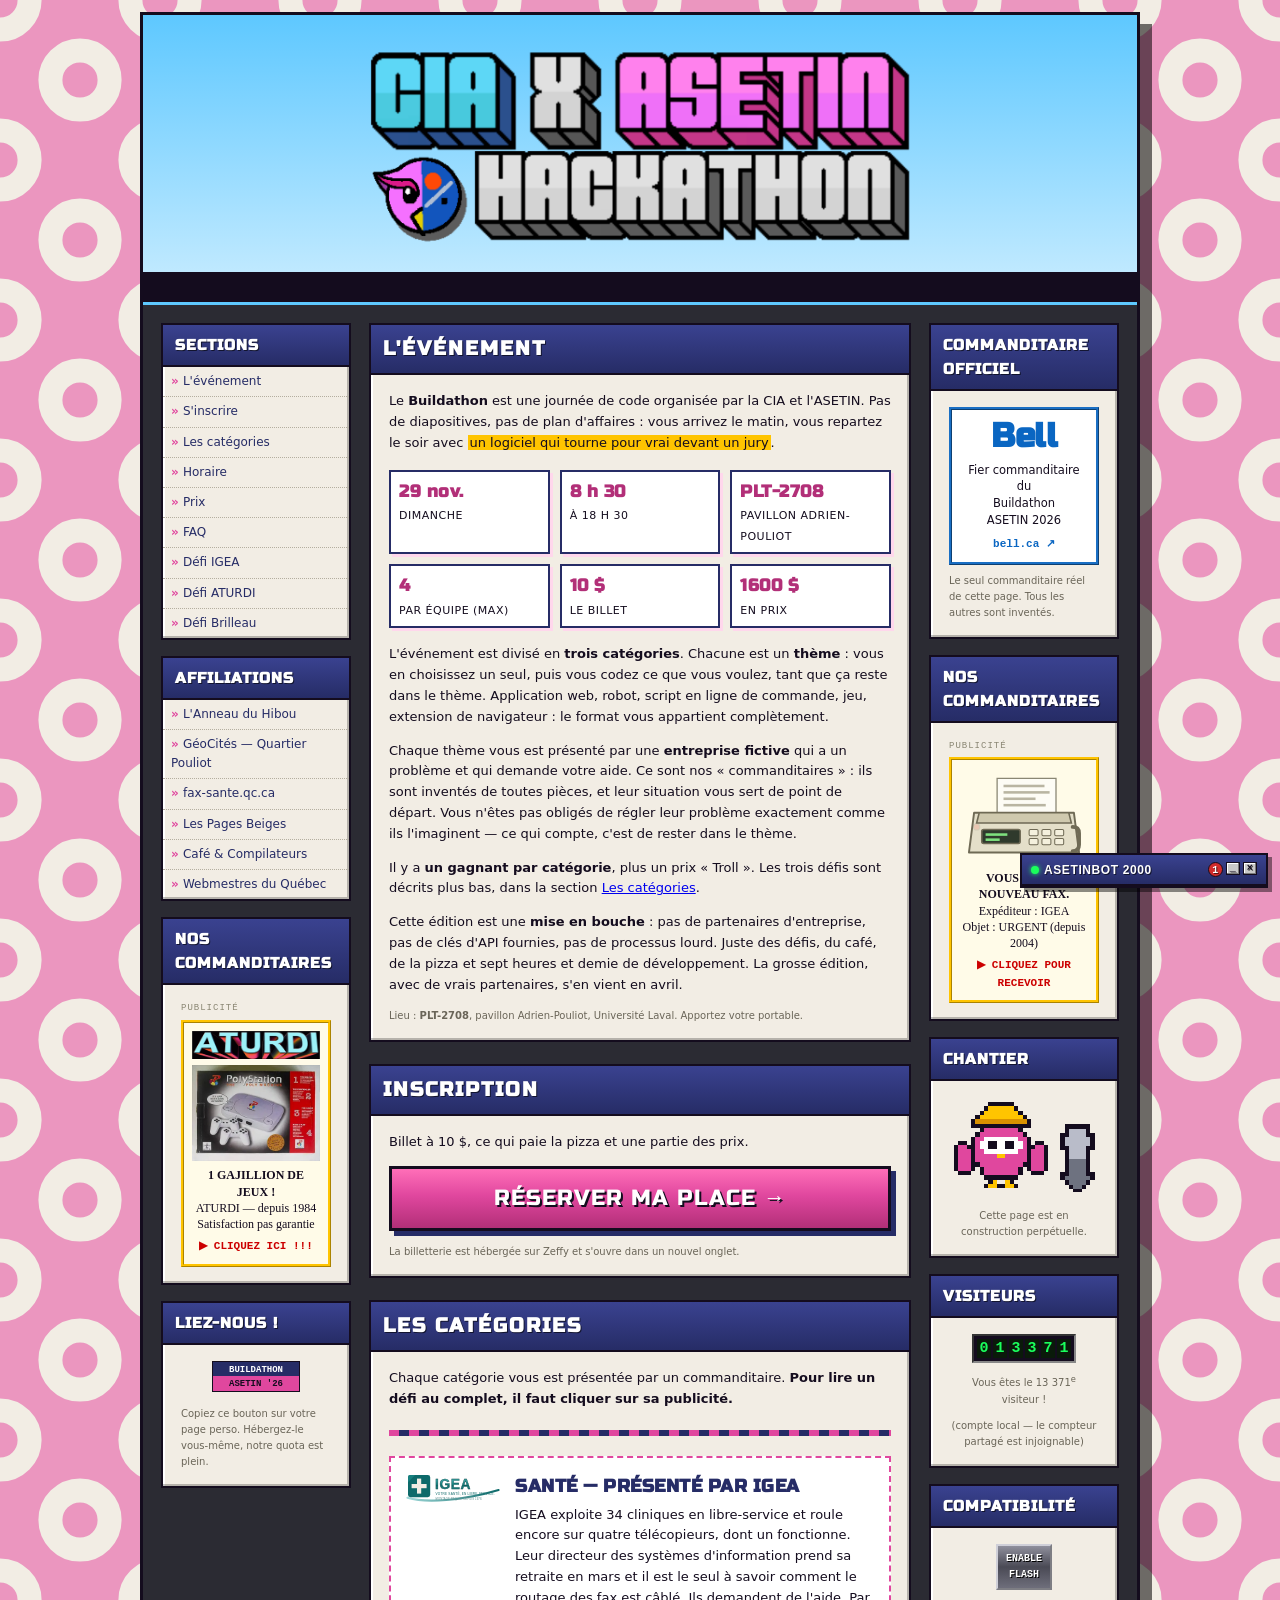
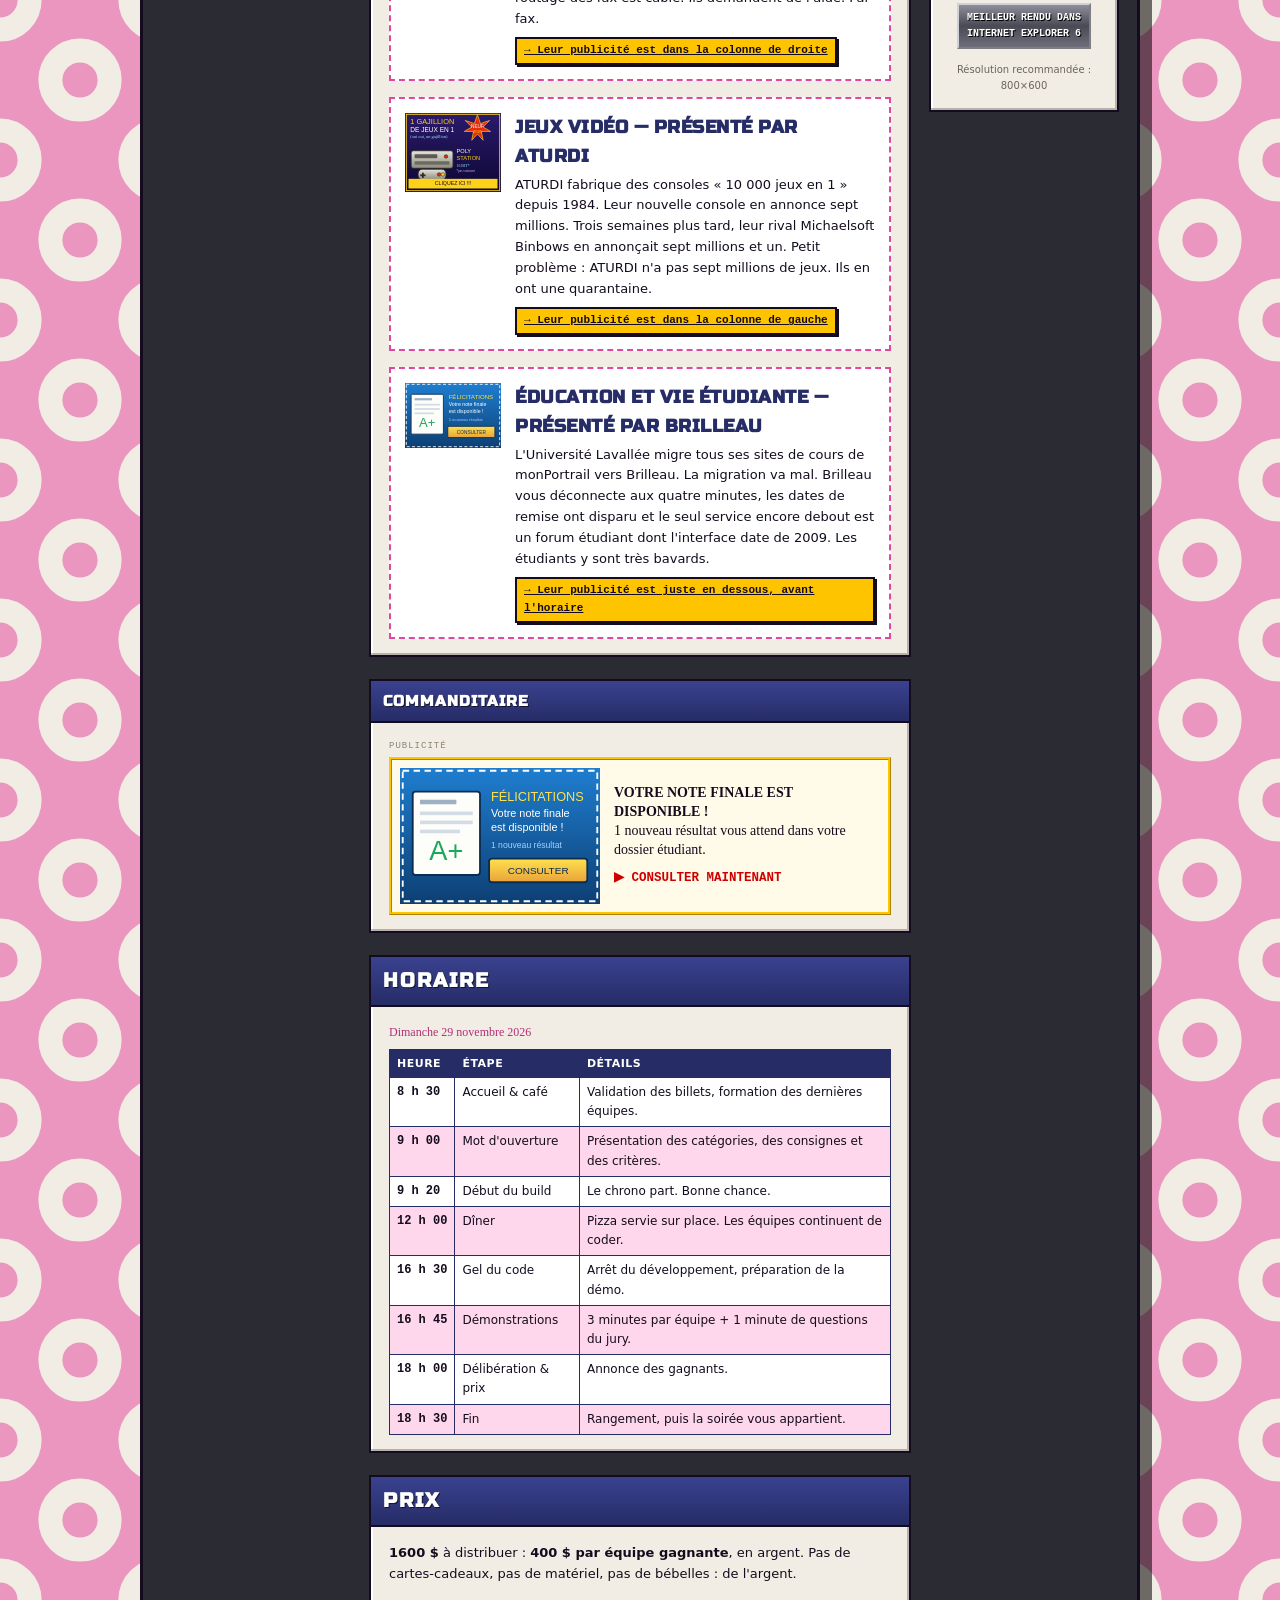
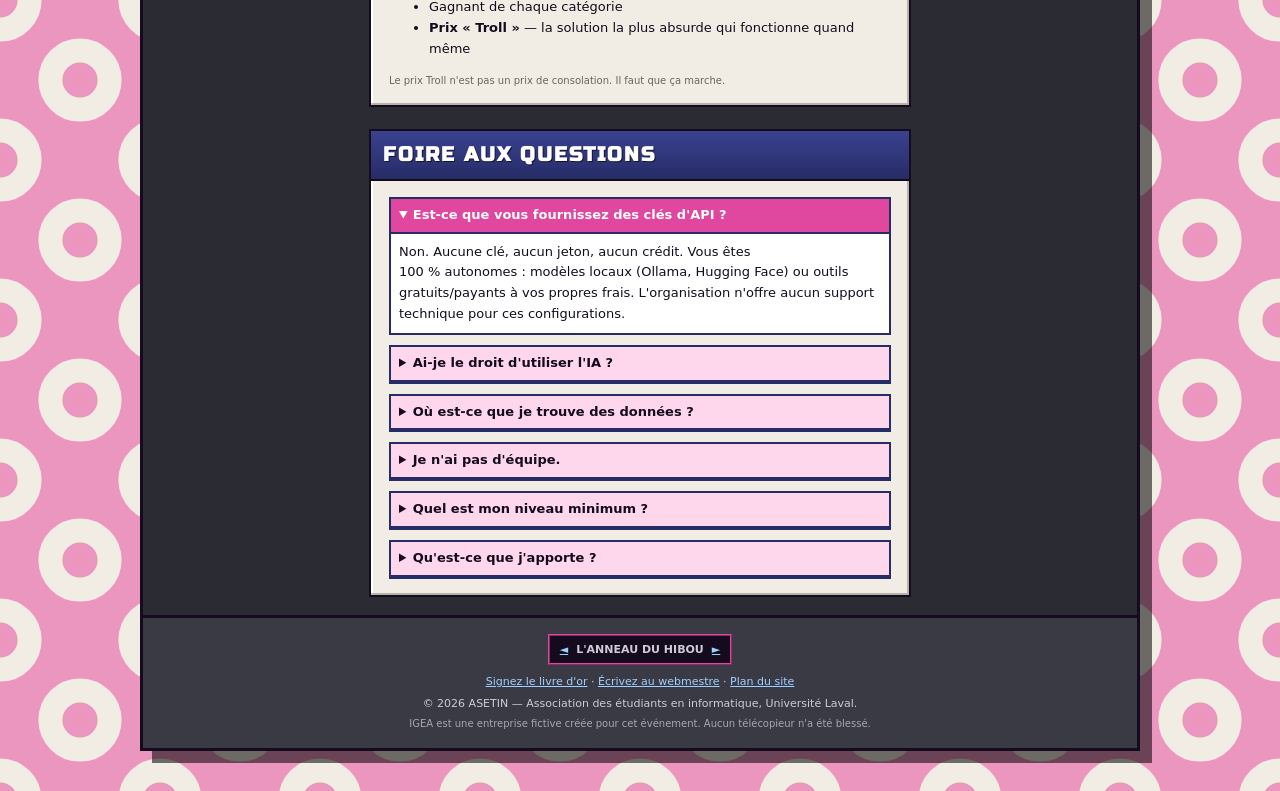
<file: index.html>
<!DOCTYPE html>
<html lang="fr-CA">
<head>
<meta charset="utf-8">
<meta name="viewport" content="width=device-width, initial-scale=1">
<title>BUILDATHON ASETIN '26 — 29 novembre</title>
<meta name="description" content="Buildathon de l'ASETIN — une journée, une équipe de 4 max, un logiciel qui marche. 29 novembre 2026, Université Laval.">
<link rel="stylesheet" href="https://fonts.googleapis.com/css2?family=Russo+One&display=swap">
<link rel="stylesheet" href="assets/css/retro.css">
<link rel="stylesheet" href="assets/css/clavardage.css">
<link rel="icon" href="assets/img/bouton-88x31.svg">
</head>
<body>

<div class="page">

  <header class="banniere">
    <!-- ciel animé : nuages et oiseaux passent derrière le logo -->
    <div class="ciel" aria-hidden="true">
      <img class="nuage" src="assets/img/nuage.png" alt="">
      <img class="nuage" src="assets/img/nuage.png" alt="">
      <img class="nuage" src="assets/img/nuage.png" alt="">
      <img class="nuage" src="assets/img/nuage.png" alt="">
      <img class="oiseau" src="assets/img/oiseau.png" alt="">
      <img class="oiseau" src="assets/img/oiseau.png" alt="">
    </div>
    <h1><img class="logo" src="assets/img/logo.png" alt="Buildathon ASETIN" width="1200" height="447"></h1>
  </header>

  <div class="defilant" aria-hidden="true">
    <span>
      ••• BIENVENUE SUR NOTRE PAGE ••• DERNIÈRE MISE À JOUR&nbsp;: 28/10/2026 •••
      NOTRE COMMANDITAIRE IGEA VOUS A ENVOYÉ UN FAX, VEUILLEZ LE CONSULTER •••
      NOUVEAU&nbsp;: LE DÉFI ATURDI EST EN LIGNE, 1 GAJILLION DE JEUX EN 1 •••
      CE SITE EST OPTIMISÉ POUR UN ÉCRAN 800×600 ••• NE PAS NOURRIR LE HIBOU •••
    </span>
  </div>

  <div class="grille">

    <!-- ================= RAIL GAUCHE ================= -->
    <aside class="rail rail--gauche">

      <nav class="boite" aria-label="Sections du site">
        <h3>Sections</h3>
        <ul class="menu">
          <li><a href="#resume">L'événement</a></li>
          <li><a href="#inscription">S'inscrire</a></li>
          <li><a href="#categories">Les catégories</a></li>
          <li><a href="#horaire">Horaire</a></li>
          <li><a href="#prix">Prix</a></li>
          <li><a href="#faq">FAQ</a></li>
          <li><a href="sante.html">Défi IGEA</a></li>
          <li><a href="jeux.html">Défi ATURDI</a></li>
          <li><a href="ecole.html">Défi Brilleau</a></li>
        </ul>
      </nav>

      <section class="boite">
        <h3>Affiliations</h3>
        <ul class="menu">
          <li><a href="#" onclick="return false;">L'Anneau du Hibou</a></li>
          <li><a href="#" onclick="return false;">GéoCités — Quartier Pouliot</a></li>
          <li><a href="#" onclick="return false;">fax-sante.qc.ca</a></li>
          <li><a href="#" onclick="return false;">Les Pages Beiges</a></li>
          <li><a href="#" onclick="return false;">Café &amp; Compilateurs</a></li>
          <li><a href="#" onclick="return false;">Webmestres du Québec</a></li>
        </ul>
      </section>

      <section class="boite">
        <h3>Nos commanditaires</h3>
        <div class="contenu">
          <p class="etiquette-pub">Publicité</p>

          <!-- LA pub ATURDI : seule porte d'entrée vers le défi jeux vidéo -->
          <a class="pub" href="jeux.html">
            <img src="assets/img/aturdi-logo.png" alt="Logo ATURDI">
            <img src="assets/img/console-polystation.png" alt="Console PolyStation" style="margin-top:6px">
            <span class="accroche">
              <strong>1 GAJILLION DE JEUX&nbsp;!</strong><br>
              ATURDI — depuis 1984<br>
              Satisfaction pas garantie
            </span>
            <span class="appel clignote">▶ CLIQUEZ ICI&nbsp;!!!</span>
          </a>
        </div>
      </section>

      <section class="boite">
        <h3>Liez-nous&nbsp;!</h3>
        <div class="contenu boutons-88">
          <img src="assets/img/bouton-88x31.svg" alt="Bouton 88×31 du Buildathon ASETIN" width="88" height="31">
          <p class="petit">Copiez ce bouton sur votre page perso. Hébergez-le vous-même, notre quota est plein.</p>
        </div>
      </section>

    </aside>

    <!-- ================= COLONNE CENTRALE ================= -->
    <main class="centre">

      <section class="boite" id="resume">
        <h2>L'événement</h2>
        <div class="contenu">
          <p>
            Le <strong>Buildathon</strong> est une journée de code organisée par la CIA et l'ASETIN.
            Pas de diapositives, pas de plan d'affaires&nbsp;:
            vous arrivez le matin, vous repartez le soir avec
            <span class="surligne">un logiciel qui tourne pour vrai devant un jury</span>.
          </p>

          <ul class="faits">
            <li><b>29 nov.</b><span>dimanche</span></li>
            <li><b>8&nbsp;h&nbsp;30</b><span>à 18&nbsp;h&nbsp;30</span></li>
            <li><b>PLT-2708</b><span>pavillon Adrien-Pouliot</span></li>
            <li><b>4</b><span>par équipe (max)</span></li>
            <li><b>10&nbsp;$</b><span>le billet</span></li>
            <li><b>1600&nbsp;$</b><span>en prix</span></li>
          </ul>

          <p>
            L'événement est divisé en <strong>trois catégories</strong>. Chacune est un
            <strong>thème</strong>&nbsp;: vous en choisissez un seul, puis vous codez ce que
            vous voulez, tant que ça reste dans le thème. Application web, robot, script en
            ligne de commande, jeu, extension de navigateur&nbsp;: le format vous appartient
            complètement.
          </p>

          <p>
            Chaque thème vous est présenté par une <strong>entreprise fictive</strong> qui a
            un problème et qui demande votre aide. Ce sont nos «&nbsp;commanditaires&nbsp;»&nbsp;:
            ils sont inventés de toutes pièces, et leur situation vous sert de point de départ.
            Vous n'êtes pas obligés de régler leur problème exactement comme ils l'imaginent —
            ce qui compte, c'est de rester dans le thème.
          </p>

          <p>
            Il y a <strong>un gagnant par catégorie</strong>, plus un prix «&nbsp;Troll&nbsp;».
            Les trois défis sont décrits plus bas, dans la section
            <a href="#categories">Les catégories</a>.
          </p>

          <p>
            Cette édition est une <strong>mise en bouche</strong>&nbsp;: pas de partenaires
            d'entreprise, pas de clés d'API fournies, pas de processus lourd. Juste des
            défis, du café, de la pizza et sept heures et demie de développement.
            La grosse édition, avec de vrais partenaires, s'en vient en avril.
          </p>

          <p class="petit">
            Lieu&nbsp;: <strong>PLT-2708</strong>, pavillon Adrien-Pouliot, Université Laval.
            Apportez votre portable.
          </p>
        </div>
      </section>

      <section class="boite" id="inscription">
        <h2>Inscription</h2>
        <div class="contenu">
          <p>
            Billet à 10&nbsp;$, ce qui paie la pizza et une partie des prix.
          </p>
          <p>
            <a class="bouton-geant" href="https://www.zeffy.com/fr-CA/ticketing/hackathon"
               target="_blank" rel="noopener">Réserver ma place →</a>
          </p>
          <p class="petit">
            La billetterie est hébergée sur Zeffy et s'ouvre dans un nouvel onglet.
          </p>
        </div>
      </section>

      <section class="boite" id="categories">
        <h2>Les catégories</h2>
        <div class="contenu">
          <p>
            Chaque catégorie vous est présentée par un commanditaire.
            <strong>Pour lire un défi au complet, il faut cliquer sur sa publicité.</strong>
          </p>

          <hr class="filet">

          <article class="categorie">
            <img src="assets/img/igea-logo.svg" alt="Logo d'IGEA">
            <div>
              <h4>Santé — présenté par IGEA</h4>
              <p>
                IGEA exploite 34 cliniques en libre-service et roule encore sur quatre
                télécopieurs, dont un fonctionne. Leur directeur des systèmes d'information
                prend sa retraite en mars et il est le seul à savoir comment le routage des fax
                est câblé. Ils demandent de l'aide. Par fax.
              </p>
              <p><a class="indice-pub" href="sante.html">→ Leur publicité est <span class="si-large">dans la colonne de droite</span><span class="si-etroit">juste en dessous</span></a></p>
            </div>
          </article>

          <article class="categorie">
            <img src="assets/img/aturdi-pub.svg" alt="Publicité pour une console ATURDI">
            <div>
              <h4>Jeux vidéo — présenté par ATURDI</h4>
              <p>
                ATURDI fabrique des consoles «&nbsp;10&nbsp;000 jeux en 1&nbsp;» depuis 1984.
                Leur nouvelle console en annonce sept millions. Trois semaines plus tard, leur
                rival Michaelsoft Binbows en annonçait sept millions et un. Petit problème&nbsp;:
                ATURDI n'a pas sept millions de jeux. Ils en ont une quarantaine.
              </p>
              <p><a class="indice-pub" href="jeux.html">→ Leur publicité est <span class="si-large">dans la colonne de gauche</span><span class="si-etroit">plus bas dans la page</span></a></p>
            </div>
          </article>

          <article class="categorie">
            <img src="assets/img/pub-note.svg" alt="Publicité annonçant une note finale disponible">
            <div>
              <h4>Éducation et vie étudiante — présenté par Brilleau</h4>
              <p>
                L'Université Lavallée migre tous ses sites de cours de monPortrail vers
                Brilleau. La migration va mal. Brilleau vous déconnecte aux quatre minutes,
                les dates de remise ont disparu et le seul service encore debout est un
                forum étudiant dont l'interface date de 2009. Les étudiants y sont très
                bavards.
              </p>
              <p><a class="indice-pub" href="ecole.html">→ Leur publicité est juste en dessous, avant l'horaire</a></p>
            </div>
          </article>
        </div>
      </section>

      <!-- LA pub Brilleau : seule porte d'entrée vers le défi éducation -->
      <section class="boite">
        <h3>Commanditaire</h3>
        <div class="contenu">
          <p class="etiquette-pub">Publicité</p>
          <a class="pub pub--centre" href="ecole.html">
            <img src="assets/img/pub-note.svg" alt="Bulletin affichant un A+ et un bouton Consulter">
            <span class="bloc-texte">
              <span class="accroche">
                <strong>VOTRE NOTE FINALE EST DISPONIBLE&nbsp;!</strong><br>
                1 nouveau résultat vous attend dans votre dossier étudiant.
              </span>
              <span class="appel clignote">▶ CONSULTER MAINTENANT</span>
            </span>
          </a>
        </div>
      </section>

      <section class="boite" id="horaire">
        <h2>Horaire</h2>
        <div class="contenu">
          <table class="horaire">
            <caption>Dimanche 29 novembre 2026</caption>
            <thead>
              <tr><th scope="col">Heure</th><th scope="col">Étape</th><th scope="col">Détails</th></tr>
            </thead>
            <tbody>
              <tr><td>8&nbsp;h&nbsp;30</td><td>Accueil &amp; café</td><td>Validation des billets, formation des dernières équipes.</td></tr>
              <tr><td>9&nbsp;h&nbsp;00</td><td>Mot d'ouverture</td><td>Présentation des catégories, des consignes et des critères.</td></tr>
              <tr><td>9&nbsp;h&nbsp;20</td><td>Début du build</td><td>Le chrono part. Bonne chance.</td></tr>
              <tr><td>12&nbsp;h&nbsp;00</td><td>Dîner</td><td>Pizza servie sur place. Les équipes continuent de coder.</td></tr>
              <tr><td>16&nbsp;h&nbsp;30</td><td>Gel du code</td><td>Arrêt du développement, préparation de la démo.</td></tr>
              <tr><td>16&nbsp;h&nbsp;45</td><td>Démonstrations</td><td>3 minutes par équipe + 1 minute de questions du jury.</td></tr>
              <tr><td>18&nbsp;h&nbsp;00</td><td>Délibération &amp; prix</td><td>Annonce des gagnants.</td></tr>
              <tr><td>18&nbsp;h&nbsp;30</td><td>Fin</td><td>Rangement, puis la soirée vous appartient.</td></tr>
            </tbody>
          </table>
        </div>
      </section>

      <section class="boite" id="prix">
        <h2>Prix</h2>
        <div class="contenu">
          <p>
            <strong>1600&nbsp;$</strong> à distribuer&nbsp;: <strong>400&nbsp;$ par équipe
            gagnante</strong>, en argent. Pas de cartes-cadeaux, pas de matériel, pas de
            bébelles&nbsp;: de l'argent.
          </p>
          <ul>
            <li>Gagnant de chaque catégorie</li>
            <li><strong>Prix «&nbsp;Troll&nbsp;»</strong> — la solution la plus absurde qui fonctionne quand même</li>
          </ul>
          <p class="petit">
            Le prix Troll n'est pas un prix de consolation. Il faut que ça marche.
          </p>
        </div>
      </section>

      <section class="boite faq" id="faq">
        <h2>Foire aux questions</h2>
        <div class="contenu">

          <details open>
            <summary>Est-ce que vous fournissez des clés d'API&nbsp;?</summary>
            <div class="reponse">
              <p>
                Non. Aucune clé, aucun jeton, aucun crédit. Vous êtes 100&nbsp;%&nbsp;autonomes&nbsp;:
                modèles locaux (Ollama, Hugging Face) ou outils gratuits/payants à vos propres frais.
                L'organisation n'offre aucun support technique pour ces configurations.
              </p>
            </div>
          </details>

          <details>
            <summary>Ai-je le droit d'utiliser l'IA&nbsp;?</summary>
            <div class="reponse">
              <p>
                Oui, et rien ne vous y oblige non plus. Ce n'est pas un hackathon d'IA&nbsp;:
                on juge un logiciel qui fonctionne, peu importe comment vous l'avez écrit.
              </p>
            </div>
          </details>

          <details>
            <summary>Où est-ce que je trouve des données&nbsp;?</summary>
            <div class="reponse">
              <p>
                Vous n'en cherchez pas. Écrivez un fichier JSON bidon ou utilisez une API publique
                sans authentification. <strong>Les données simulées sont 100&nbsp;%&nbsp;valides.</strong>
                Le jury évalue la logique, l'expérience et la robustesse de la démo, pas la taille
                de votre base de données.
              </p>
            </div>
          </details>

          <details>
            <summary>Je n'ai pas d'équipe.</summary>
            <div class="reponse">
              <p>
                Venez pareil. On forme les dernières équipes à l'accueil, entre 8&nbsp;h&nbsp;30
                et 9&nbsp;h. Maximum 4 personnes par équipe.
              </p>
            </div>
          </details>

          <details>
            <summary>Quel est mon niveau minimum&nbsp;?</summary>
            <div class="reponse">
              <p>
                Si vous êtes capable de partir un projet et de le faire rouler sur votre machine,
                vous êtes à votre place. Les premières sessions de bac sont les bienvenues.
              </p>
            </div>
          </details>

          <details>
            <summary>Qu'est-ce que j'apporte&nbsp;?</summary>
            <div class="reponse">
              <p>
                Votre portable, votre chargeur, vos écouteurs, une barre multiprise si vous en avez une,
                et un adaptateur d'affichage pour la démo.
              </p>
            </div>
          </details>

        </div>
      </section>

    </main>

    <!-- ================= RAIL DROIT ================= -->
    <aside class="rail rail--droite">

      <!-- Le seul vrai commanditaire de l'événement -->
      <section class="boite">
        <h3>Commanditaire officiel</h3>
        <div class="contenu">
          <a class="pub pub--reelle" href="https://www.bell.ca/" target="_blank" rel="noopener">
            <span class="mot-bell">Bell</span>
            <span class="accroche-reelle">
              Fier commanditaire du<br>Buildathon ASETIN&nbsp;2026
            </span>
            <span class="appel-reelle">bell.ca ↗</span>
          </a>
          <p class="petit" style="margin-top:8px">
            Le seul commanditaire réel de cette page. Tous les autres sont inventés.
          </p>
        </div>
      </section>

      <section class="boite">
        <h3>Nos commanditaires</h3>
        <div class="contenu">
          <p class="etiquette-pub">Publicité</p>

          <!-- LA pub IGEA : seule porte d'entrée vers le défi santé -->
          <a class="pub" href="sante.html">
            <img src="assets/img/fax-machine.svg" alt="Un télécopieur qui imprime une feuille">
            <span class="accroche">
              <strong>VOUS AVEZ 1 NOUVEAU FAX.</strong><br>
              Expéditeur&nbsp;: IGEA<br>
              Objet&nbsp;: URGENT (depuis 2004)
            </span>
            <span class="appel clignote">▶ CLIQUEZ POUR RECEVOIR</span>
          </a>
        </div>
      </section>

      <section class="boite">
        <h3>Chantier</h3>
        <div class="contenu bloc-centre">
          <img class="hibou-chantier" src="assets/img/hibou-construction.svg"
               alt="Hibou de l'ASETIN avec un casque de chantier et un marteau-piqueur" width="150">
          <p class="petit">Cette page est en construction perpétuelle.</p>
        </div>
      </section>

      <section class="boite">
        <h3>Visiteurs</h3>
        <div class="contenu bloc-centre">
          <span class="compteur" id="compteur" role="img" aria-label="Compteur de visiteurs"></span>
          <p class="petit">Vous êtes le <span id="rang">…</span><sup>e</sup> visiteur&nbsp;!</p>
          <p class="petit" id="note-compteur"></p>
        </div>
      </section>

      <section class="boite">
        <h3>Compatibilité</h3>
        <div class="contenu bloc-centre">
          <p><span class="autocollant">ENABLE<br>FLASH</span></p>
          <p><span class="autocollant">MEILLEUR RENDU DANS<br>INTERNET EXPLORER 6</span></p>
          <p class="petit">Résolution recommandée&nbsp;: 800×600</p>
        </div>
      </section>

    </aside>

  </div>

  <footer class="pied">
    <p class="anneau">
      <a href="#" onclick="return false;">◄</a>
      <strong>L'ANNEAU DU HIBOU</strong>
      <a href="#" onclick="return false;">►</a>
    </p>
    <p>
      <a href="#" onclick="return false;">Signez le livre d'or</a> ·
      <a href="#" onclick="return false;">Écrivez au webmestre</a> ·
      <a href="#" onclick="return false;">Plan du site</a>
    </p>
    <p>© 2026 ASETIN — Association des étudiants en informatique, Université Laval.</p>
    <p class="petit">
      IGEA est une entreprise fictive créée pour cet événement. Aucun télécopieur n'a été blessé.
    </p>
  </footer>

</div>

<!-- AsetinBot 2000 s'injecte lui-même ; configuration en haut de clavardage.js -->
<script src="assets/js/compteur.js"></script>
<script src="assets/js/clavardage.js"></script>
</body>
</html>
</file>
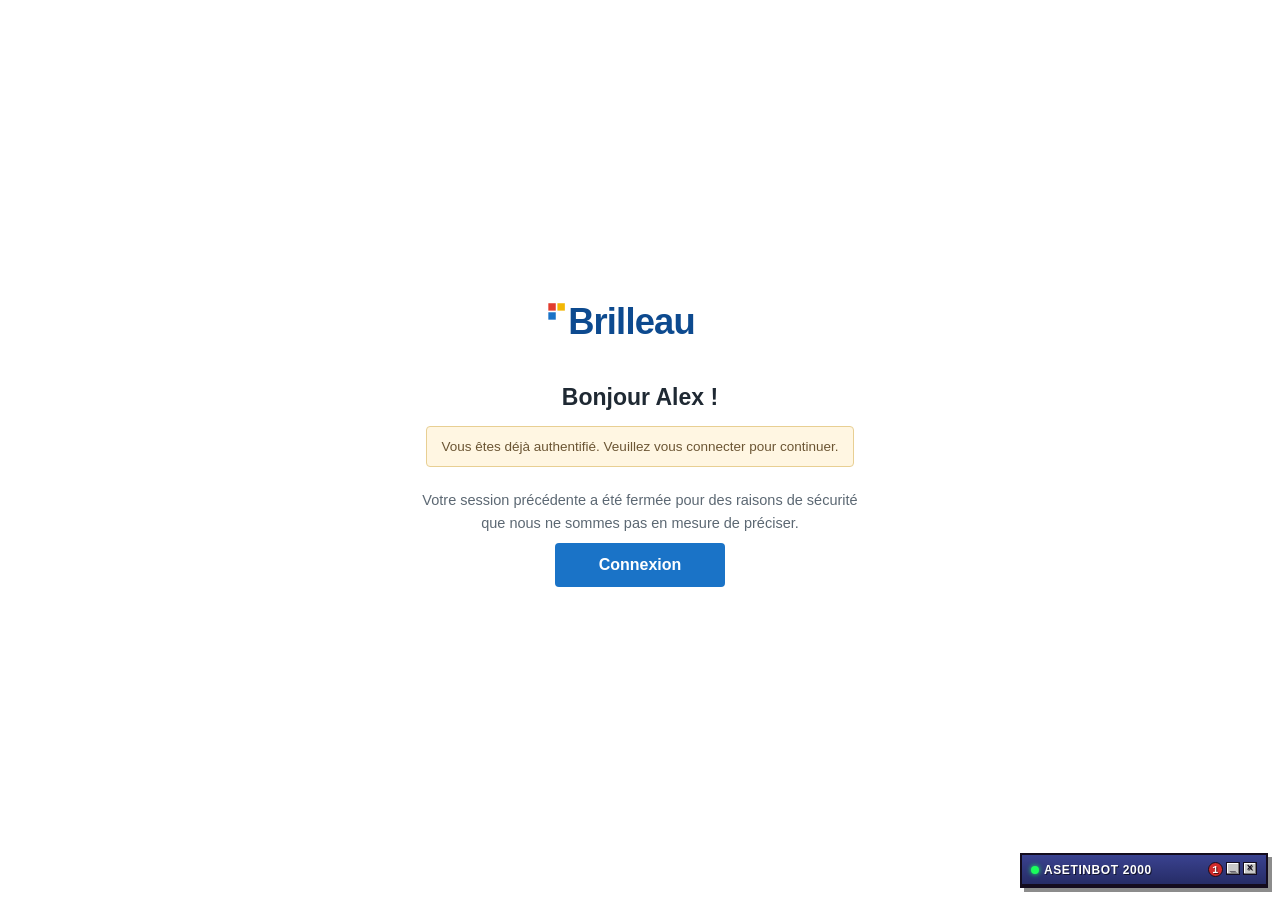
<file: brilleau.html>
<!DOCTYPE html>
<html lang="fr-CA">
<head>
<meta charset="utf-8">
<meta name="viewport" content="width=device-width, initial-scale=1">
<title>Brilleau — Université Lavallée</title>
<meta name="description" content="Défi Éducation du Buildathon ASETIN. Brilleau est une plateforme parodique entièrement fictive.">
<link rel="stylesheet" href="assets/css/brilleau.css">
<link rel="stylesheet" href="assets/css/clavardage.css">
<link rel="icon" href="assets/img/bouton-88x31.svg">
</head>
<body>

<!-- ================= ÉCRAN DE CONNEXION (à chaque visite) ================= -->
<div class="ecran-connexion" id="ecran-connexion">
  <div class="boite-connexion">
    <img src="assets/img/brilleau-logo.svg" alt="Brilleau">
    <h1>Bonjour Alex&nbsp;!</h1>
    <p class="deja">Vous êtes déjà authentifié. Veuillez vous connecter pour continuer.</p>
    <p>
      Votre session précédente a été fermée pour des raisons de sécurité
      que nous ne sommes pas en mesure de préciser.
    </p>
    <p>
      <button class="btn-connexion" type="button" id="btn-connexion">Connexion</button>
    </p>
    <p class="compteur-sessions" id="compteur-sessions"></p>
  </div>
</div>

<!-- ================= L'APPLICATION ================= -->
<div class="app" id="app" hidden>

  <nav class="lateral" aria-label="Navigation du cours">
    <div class="entete-lat">
      <span class="sur">Brilleau</span>
      <span class="etab">Université Lavallée</span>
    </div>
    <ul class="menu-lat" id="menu-lat">
      <li>
        <button type="button" data-cible="generaux" data-comportement="chargement"
                data-libelle="Renseignements généraux">Renseignements généraux</button>
      </li>
      <li>
        <button type="button" data-cible="contenu" data-comportement="chargement"
                data-libelle="Contenu et activités">Contenu et activités</button>
      </li>
      <li>
        <button type="button" data-cible="evaluations" data-comportement="session"
                data-libelle="Évaluations">Évaluations</button>
      </li>
      <li>
        <button type="button" data-cible="resultats" data-comportement="erreur"
                data-libelle="Résultats">Résultats</button>
      </li>
      <li>
        <button type="button" data-cible="bulletin" data-comportement="ok"
                data-libelle="Bulletin de la migration" aria-current="true">
          Bulletin de la migration
          <span class="point" aria-hidden="true"></span>
        </button>
      </li>
      <li>
        <button type="button" data-cible="personnes" data-comportement="mauvaise-page"
                data-libelle="Personnes inscrites">Personnes inscrites</button>
      </li>
    </ul>
    <p class="pied-lat">
      Faculté des sciences appliquées<br>
      Département d'informatique et de génie logiciel
    </p>
  </nav>

  <main class="principal">
    <header class="entete-cours">
      <div>
        <h1>Écosystèmes appliqués</h1>
        <p class="sous">Automne 2026 | ECO-2040 (Groupe&nbsp;: 40127)</p>
      </div>
      <div class="droite">
        <span aria-hidden="true">🔔</span>
        <span class="avatar"><i>AL</i><span>Alex</span></span>
      </div>
    </header>

    <div class="contenu-principal">

      <!-- ---------- LE SEUL PANNEAU QUI FONCTIONNE ---------- -->
      <section class="panneau bulletin" id="panneau-bulletin">
        <p class="fil">Brilleau · Communications</p>
        <h2>Bulletin de la migration — n<sup>o</sup> 7</h2>

        <div class="entete-bulletin">
          <p>
            Publié par l'équipe Brilleau · Diffusé à 41 000 personnes ·
            Taux d'ouverture&nbsp;: 3&nbsp;% (les autres n'ont pas réussi à se connecter)
          </p>
        </div>

        <p>Chères étudiantes, chers étudiants, chers membres du corps enseignant,</p>

        <p class="aveu">
          Soyons honnêtes&nbsp;: nous sommes technologiquement en retard.
          Très en retard. <strong>Nous sommes fiers d'être à la fine pointe de 2009.</strong>
        </p>

        <h3>Où en est la migration</h3>

        <p>
          La migration de monPortrail vers Brilleau suit son cours. La phase&nbsp;7
          est complétée à 40&nbsp;%, la phase&nbsp;6 à 12&nbsp;%, et les phases&nbsp;1
          à&nbsp;5 ont été annulées en août pour des raisons budgétaires. La
          phase&nbsp;8 a été lancée en parallèle afin de rattraper le retard des
          phases précédentes.
        </p>

        <h3>Ce qui ne fonctionne pas actuellement</h3>

        <ul>
          <li>Les dates de remise, qui s'affichent à quatre endroits différents, ou nulle part.</li>
          <li>La liste des personnes inscrites, vide pour tout le monde sauf le personnel enseignant.</li>
          <li>Le téléchargement groupé des documents, qui n'a jamais existé.</li>
          <li>La session, qui se ferme toute seule et que nous n'arrivons pas à garder ouverte.</li>
          <li>Les résultats, qui existent dans trois systèmes qui ne s'entendent pas.</li>
          <li>Ce bulletin, qui est la seule page de Brilleau qui se charge de façon fiable.</li>
        </ul>

        <h3>Ce dont nous avons besoin</h3>

        <p>
          Nous avons demandé un budget. On nous a répondu de consulter le site du
          cours. Le site du cours est sur Brilleau.
        </p>

        <p>
          Nous nous tournons donc vers vous. Si vous êtes capables de construire,
          en une journée, quelque chose de plus utile que ce que nous avons livré
          en trois ans, nous sommes preneurs. Nous ne serons pas vexés. Nous n'avons
          plus l'énergie d'être vexés.
        </p>

        <div class="mandat">
          <h3>Votre mandat</h3>
          <p>
            Construisez <strong>n'importe quel outil utile à la vie universitaire</strong>.
            Pour les étudiantes et étudiants, pour le personnel enseignant, pour
            l'administration, ou pour les trois.
          </p>
          <p>
            <strong>Ça n'a pas du tout besoin de toucher à Brilleau.</strong> Ça n'a même pas
            besoin de toucher à une plateforme de cours. Tout ce qui pourrait servir à
            l'Université Laval ou aux gens qui y étudient compte&nbsp;: horaires, transport,
            cafétéria, locaux d'étude, travaux d'équipe, examens, inscription, vie de
            campus, associations étudiantes. Si l'université peut s'en servir, ou si un
            étudiant peut s'en servir, c'est dans le mandat.
          </p>
          <p>
            Nous nous sommes simplement dit que notre migration ratée était un bon point
            de départ. Si vous cherchez des idées, le forum étudiant de monPortrail est
            encore en ligne, et les gens y sont très bavards. Mais rien ne vous oblige à
            régler <em>nos</em> problèmes.
          </p>
        </div>

        <p>
          Nous ne vous dirons pas de quel côté vous ranger. Certains voudront aider
          les établissements à mieux encadrer leurs examens. D'autres voudront
          démontrer à quel point cet encadrement est facile à contourner. Les deux
          nous intéressent, et les deux nous inquiètent.
        </p>

        <p class="signature">
          L'équipe Brilleau<br>
          <em>Pour nous joindre, veuillez utiliser le formulaire disponible sur le
          site du cours.</em>
        </p>

        <p>
          <a class="retour-buildathon" href="ecole.html">◄ Retour à monPortrail</a>
          <a class="retour-buildathon" href="index.html" style="background:#5c6873">Retour au Buildathon</a>
        </p>
      </section>

      <!-- ---------- CHARGEMENT SANS FIN ---------- -->
      <section class="panneau" id="panneau-chargement" hidden>
        <div class="chargement">
          <div class="roue" role="status" aria-live="polite"></div>
          <p id="texte-chargement">Chargement…</p>
          <p class="note">
            Si le chargement persiste, essayez de rafraîchir la page, de vous
            reconnecter, ou de revenir en janvier.
          </p>
        </div>
      </section>

      <!-- ---------- ERREUR ---------- -->
      <section class="panneau" id="panneau-erreur" hidden>
        <div class="erreur">
          <p class="code">503</p>
          <h3>Ce service est temporairement indisponible</h3>
          <p>
            Cette section n'a pas encore été migrée, ou a été migrée puis
            démigrée. Veuillez consulter le site du cours pour plus d'information.
          </p>
        </div>
      </section>

    </div>

    <footer class="mention-parodie">
      <p>
        <strong>Brilleau</strong>, <strong>monPortrail</strong> et l'<strong>Université
        Lavallée</strong> sont des parodies entièrement fictives, créées pour le
        Buildathon de l'ASETIN. Aucune affiliation avec un établissement ou une
        plateforme réels. Les personnes, les cours et les communications présentés
        ici sont inventés.
      </p>
    </footer>
  </main>

</div>

<!-- ================= SESSION EXPIRÉE ================= -->
<div class="voile" id="voile-session" hidden>
  <div class="modale" role="dialog" aria-modal="true" aria-labelledby="titre-session">
    <h3 id="titre-session">Session expirée</h3>
    <p>
      Votre session a expiré en raison d'une période d'inactivité.
      Vos modifications non enregistrées ont été conservées quelque part.
    </p>
    <button class="btn-connexion" type="button" id="btn-reconnexion">Se reconnecter</button>
  </div>
</div>

<script src="assets/js/brilleau.js"></script>
<script src="assets/js/clavardage.js"></script>
</body>
</html>
</file>
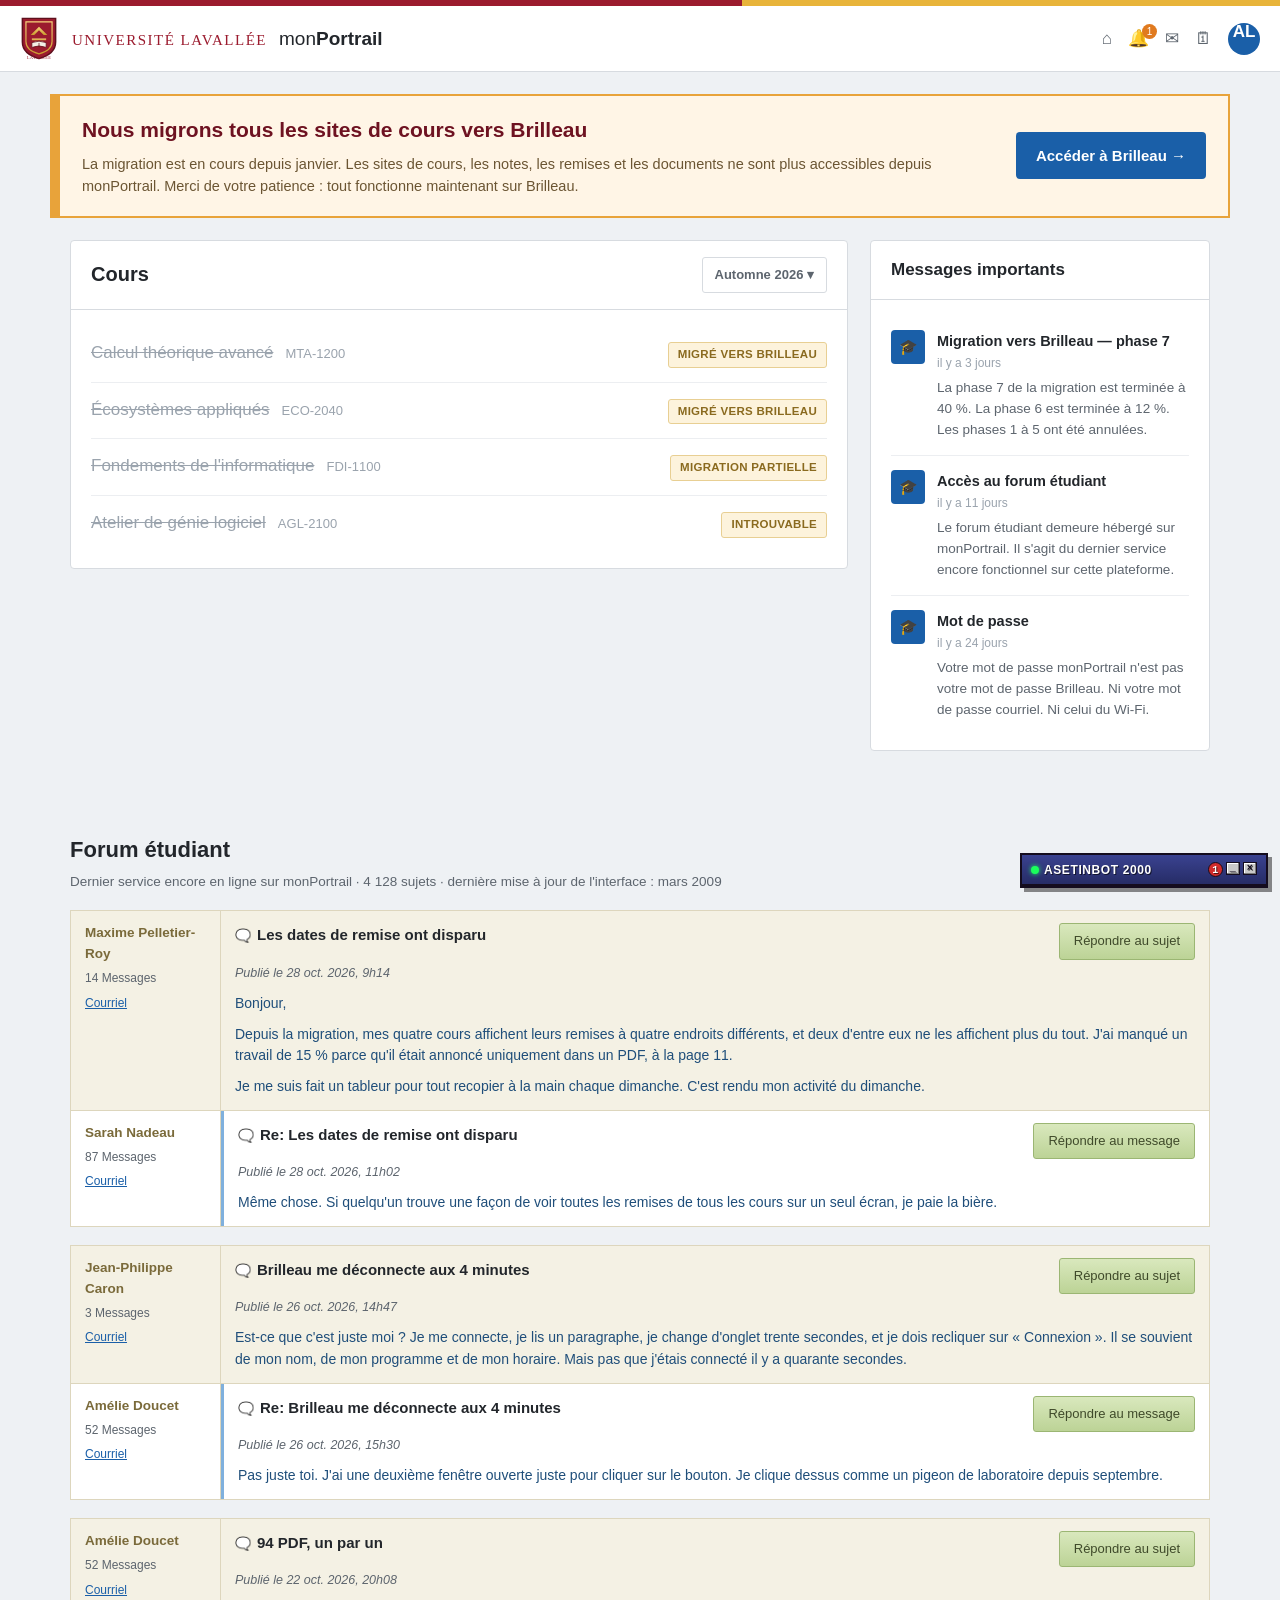
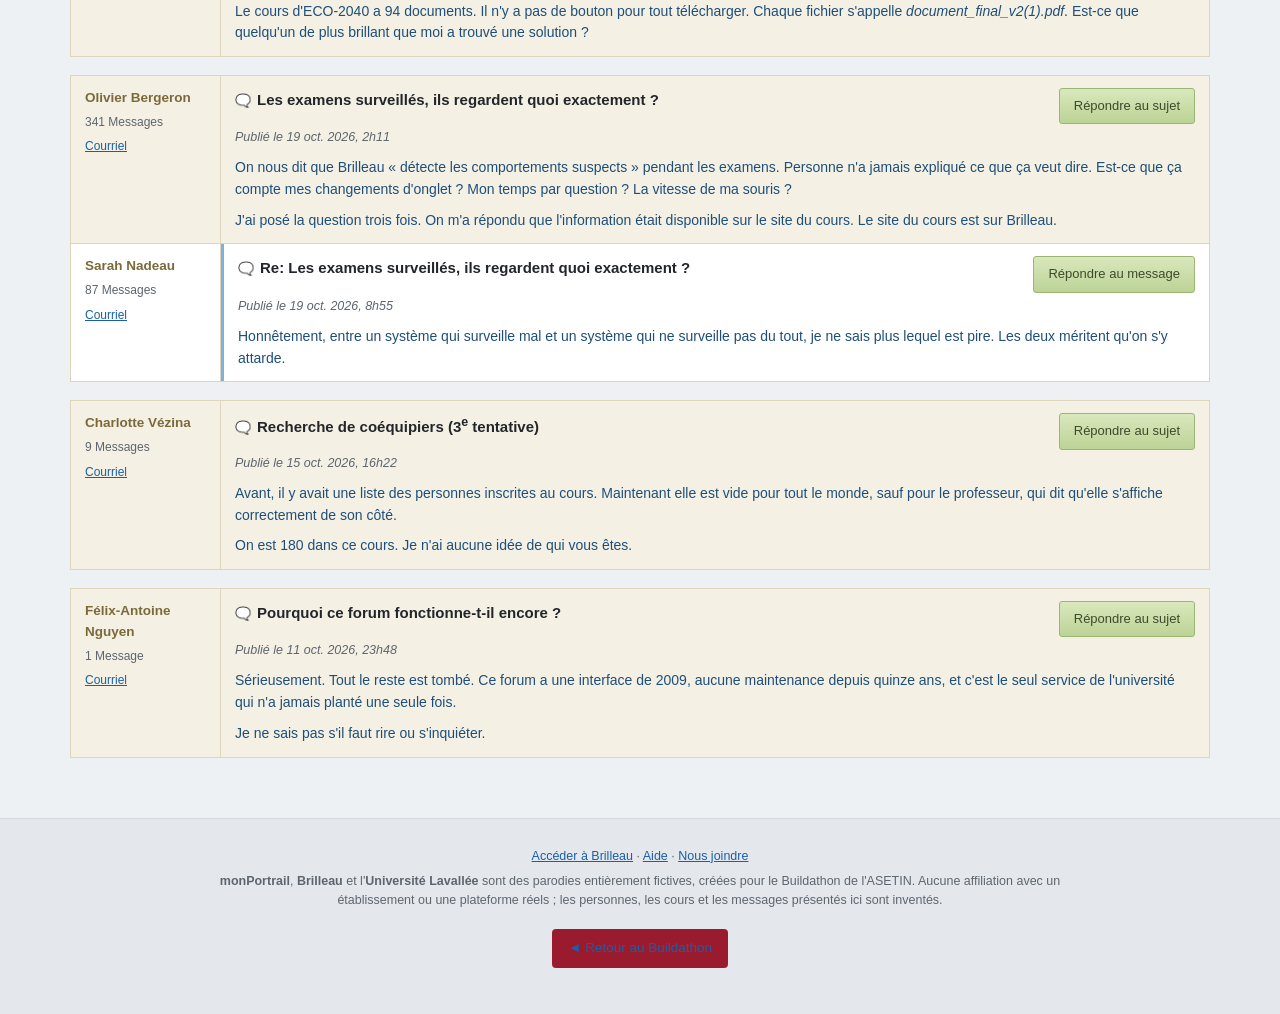
<file: ecole.html>
<!DOCTYPE html>
<html lang="fr-CA">
<head>
<meta charset="utf-8">
<meta name="viewport" content="width=device-width, initial-scale=1">
<title>monPortrail — Université Lavallée</title>
<meta name="description" content="Défi Éducation et vie étudiante du Buildathon ASETIN. monPortrail et l'Université Lavallée sont des parodies fictives.">
<link rel="stylesheet" href="assets/css/portail.css">
<link rel="stylesheet" href="assets/css/clavardage.css">
<link rel="icon" href="assets/img/bouton-88x31.svg">
</head>
<body>

<div class="liseré" aria-hidden="true"></div>

<header class="entete">
  <img src="assets/img/ecusson-lavallee.svg" alt="">
  <div class="marque">
    <span class="univ">Université Lavallée</span>
    <span class="produit">mon<b>Portrail</b></span>
  </div>
  <div class="icones" aria-hidden="true">
    <span>⌂</span>
    <span>🔔<span class="pastille">1</span></span>
    <span>✉</span>
    <span>🗓</span>
    <span class="avatar">AL</span>
  </div>
</header>

<section class="avis-migration">
  <div class="texte">
    <h1>Nous migrons tous les sites de cours vers Brilleau</h1>
    <p>
      La migration est en cours depuis janvier. Les sites de cours, les notes, les
      remises et les documents ne sont plus accessibles depuis monPortrail.
      Merci de votre patience&nbsp;: tout fonctionne maintenant sur Brilleau.
    </p>
  </div>
  <a class="bouton-brilleau" href="brilleau.html">Accéder à Brilleau →</a>
</section>

<div class="conteneur">

  <main>
    <section class="carte">
      <h2>
        Cours
        <span class="faux-select">Automne 2026 ▾</span>
      </h2>
      <div class="corps">
        <ul class="cours">
          <li>
            <span class="titre">Calcul théorique avancé</span>
            <span class="sigle">MTA-1200</span>
            <span class="etiquette">Migré vers Brilleau</span>
          </li>
          <li>
            <span class="titre">Écosystèmes appliqués</span>
            <span class="sigle">ECO-2040</span>
            <span class="etiquette">Migré vers Brilleau</span>
          </li>
          <li>
            <span class="titre">Fondements de l'informatique</span>
            <span class="sigle">FDI-1100</span>
            <span class="etiquette">Migration partielle</span>
          </li>
          <li>
            <span class="titre">Atelier de génie logiciel</span>
            <span class="sigle">AGL-2100</span>
            <span class="etiquette">Introuvable</span>
          </li>
        </ul>
      </div>
    </section>
  </main>

  <aside class="rail">
    <section class="carte">
      <h2>Messages importants</h2>
      <div class="corps">
        <div class="message-important">
          <span class="puce" aria-hidden="true">🎓</span>
          <div>
            <h3>Migration vers Brilleau — phase 7</h3>
            <span class="date">il y a 3 jours</span>
            <p>
              La phase 7 de la migration est terminée à 40&nbsp;%. La phase 6 est
              terminée à 12&nbsp;%. Les phases 1 à 5 ont été annulées.
            </p>
          </div>
        </div>
        <div class="message-important">
          <span class="puce" aria-hidden="true">🎓</span>
          <div>
            <h3>Accès au forum étudiant</h3>
            <span class="date">il y a 11 jours</span>
            <p>
              Le forum étudiant demeure hébergé sur monPortrail. Il s'agit du dernier
              service encore fonctionnel sur cette plateforme.
            </p>
          </div>
        </div>
        <div class="message-important">
          <span class="puce" aria-hidden="true">🎓</span>
          <div>
            <h3>Mot de passe</h3>
            <span class="date">il y a 24 jours</span>
            <p>
              Votre mot de passe monPortrail n'est pas votre mot de passe Brilleau.
              Ni votre mot de passe courriel. Ni celui du Wi-Fi.
            </p>
          </div>
        </div>
      </div>
    </section>
  </aside>

</div>

<!-- ================= LE FORUM ÉTUDIANT ================= -->
<section class="forum">
  <h2>Forum étudiant</h2>
  <p class="avertissement-forum">
    Dernier service encore en ligne sur monPortrail · 4 128 sujets · dernière mise à
    jour de l'interface&nbsp;: mars 2009
  </p>

  <article class="sujet">
    <div class="message">
      <div class="auteur">
        <span class="nom">Maxime Pelletier-Roy</span>
        <span class="compte">14 Messages</span>
        <a class="courriel" href="#" onclick="return false;">Courriel</a>
      </div>
      <div class="contenu">
        <div class="ligne-titre">
          <h3>Les dates de remise ont disparu</h3>
          <span class="bouton-forum">Répondre au sujet</span>
        </div>
        <p class="publie">Publié le 28 oct. 2026, 9h14</p>
        <div class="texte">
          <p>Bonjour,</p>
          <p>
            Depuis la migration, mes quatre cours affichent leurs remises à quatre
            endroits différents, et deux d'entre eux ne les affichent plus du tout.
            J'ai manqué un travail de 15&nbsp;% parce qu'il était annoncé uniquement
            dans un PDF, à la page 11.
          </p>
          <p>
            Je me suis fait un tableur pour tout recopier à la main chaque dimanche.
            C'est rendu mon activité du dimanche.
          </p>
        </div>
      </div>
    </div>
    <div class="message reponse">
      <div class="auteur">
        <span class="nom">Sarah Nadeau</span>
        <span class="compte">87 Messages</span>
        <a class="courriel" href="#" onclick="return false;">Courriel</a>
      </div>
      <div class="contenu">
        <div class="ligne-titre">
          <h3>Re: Les dates de remise ont disparu</h3>
          <span class="bouton-forum">Répondre au message</span>
        </div>
        <p class="publie">Publié le 28 oct. 2026, 11h02</p>
        <div class="texte">
          <p>
            Même chose. Si quelqu'un trouve une façon de voir toutes les remises de
            tous les cours sur un seul écran, je paie la bière.
          </p>
        </div>
      </div>
    </div>
  </article>

  <article class="sujet">
    <div class="message">
      <div class="auteur">
        <span class="nom">Jean-Philippe Caron</span>
        <span class="compte">3 Messages</span>
        <a class="courriel" href="#" onclick="return false;">Courriel</a>
      </div>
      <div class="contenu">
        <div class="ligne-titre">
          <h3>Brilleau me déconnecte aux 4 minutes</h3>
          <span class="bouton-forum">Répondre au sujet</span>
        </div>
        <p class="publie">Publié le 26 oct. 2026, 14h47</p>
        <div class="texte">
          <p>
            Est-ce que c'est juste moi&nbsp;? Je me connecte, je lis un paragraphe, je
            change d'onglet trente secondes, et je dois recliquer sur
            «&nbsp;Connexion&nbsp;». Il se souvient de mon nom, de mon programme et de
            mon horaire. Mais pas que j'étais connecté il y a quarante secondes.
          </p>
        </div>
      </div>
    </div>
    <div class="message reponse">
      <div class="auteur">
        <span class="nom">Amélie Doucet</span>
        <span class="compte">52 Messages</span>
        <a class="courriel" href="#" onclick="return false;">Courriel</a>
      </div>
      <div class="contenu">
        <div class="ligne-titre">
          <h3>Re: Brilleau me déconnecte aux 4 minutes</h3>
          <span class="bouton-forum">Répondre au message</span>
        </div>
        <p class="publie">Publié le 26 oct. 2026, 15h30</p>
        <div class="texte">
          <p>
            Pas juste toi. J'ai une deuxième fenêtre ouverte juste pour cliquer sur le
            bouton. Je clique dessus comme un pigeon de laboratoire depuis septembre.
          </p>
        </div>
      </div>
    </div>
  </article>

  <article class="sujet">
    <div class="message">
      <div class="auteur">
        <span class="nom">Amélie Doucet</span>
        <span class="compte">52 Messages</span>
        <a class="courriel" href="#" onclick="return false;">Courriel</a>
      </div>
      <div class="contenu">
        <div class="ligne-titre">
          <h3>94 PDF, un par un</h3>
          <span class="bouton-forum">Répondre au sujet</span>
        </div>
        <p class="publie">Publié le 22 oct. 2026, 20h08</p>
        <div class="texte">
          <p>
            Le cours d'ECO-2040 a 94 documents. Il n'y a pas de bouton pour tout
            télécharger. Chaque fichier s'appelle
            <em>document_final_v2(1).pdf</em>. Est-ce que quelqu'un de plus brillant
            que moi a trouvé une solution&nbsp;?
          </p>
        </div>
      </div>
    </div>
  </article>

  <article class="sujet">
    <div class="message">
      <div class="auteur">
        <span class="nom">Olivier Bergeron</span>
        <span class="compte">341 Messages</span>
        <a class="courriel" href="#" onclick="return false;">Courriel</a>
      </div>
      <div class="contenu">
        <div class="ligne-titre">
          <h3>Les examens surveillés, ils regardent quoi exactement&nbsp;?</h3>
          <span class="bouton-forum">Répondre au sujet</span>
        </div>
        <p class="publie">Publié le 19 oct. 2026, 2h11</p>
        <div class="texte">
          <p>
            On nous dit que Brilleau «&nbsp;détecte les comportements suspects&nbsp;»
            pendant les examens. Personne n'a jamais expliqué ce que ça veut dire.
            Est-ce que ça compte mes changements d'onglet&nbsp;? Mon temps par
            question&nbsp;? La vitesse de ma souris&nbsp;?
          </p>
          <p>
            J'ai posé la question trois fois. On m'a répondu que l'information était
            disponible sur le site du cours. Le site du cours est sur Brilleau.
          </p>
        </div>
      </div>
    </div>
    <div class="message reponse">
      <div class="auteur">
        <span class="nom">Sarah Nadeau</span>
        <span class="compte">87 Messages</span>
        <a class="courriel" href="#" onclick="return false;">Courriel</a>
      </div>
      <div class="contenu">
        <div class="ligne-titre">
          <h3>Re: Les examens surveillés, ils regardent quoi exactement&nbsp;?</h3>
          <span class="bouton-forum">Répondre au message</span>
        </div>
        <p class="publie">Publié le 19 oct. 2026, 8h55</p>
        <div class="texte">
          <p>
            Honnêtement, entre un système qui surveille mal et un système qui ne
            surveille pas du tout, je ne sais plus lequel est pire. Les deux méritent
            qu'on s'y attarde.
          </p>
        </div>
      </div>
    </div>
  </article>

  <article class="sujet">
    <div class="message">
      <div class="auteur">
        <span class="nom">Charlotte Vézina</span>
        <span class="compte">9 Messages</span>
        <a class="courriel" href="#" onclick="return false;">Courriel</a>
      </div>
      <div class="contenu">
        <div class="ligne-titre">
          <h3>Recherche de coéquipiers (3<sup>e</sup> tentative)</h3>
          <span class="bouton-forum">Répondre au sujet</span>
        </div>
        <p class="publie">Publié le 15 oct. 2026, 16h22</p>
        <div class="texte">
          <p>
            Avant, il y avait une liste des personnes inscrites au cours. Maintenant
            elle est vide pour tout le monde, sauf pour le professeur, qui dit qu'elle
            s'affiche correctement de son côté.
          </p>
          <p>
            On est 180 dans ce cours. Je n'ai aucune idée de qui vous êtes.
          </p>
        </div>
      </div>
    </div>
  </article>

  <article class="sujet">
    <div class="message">
      <div class="auteur">
        <span class="nom">Félix-Antoine Nguyen</span>
        <span class="compte">1 Message</span>
        <a class="courriel" href="#" onclick="return false;">Courriel</a>
      </div>
      <div class="contenu">
        <div class="ligne-titre">
          <h3>Pourquoi ce forum fonctionne-t-il encore&nbsp;?</h3>
          <span class="bouton-forum">Répondre au sujet</span>
        </div>
        <p class="publie">Publié le 11 oct. 2026, 23h48</p>
        <div class="texte">
          <p>
            Sérieusement. Tout le reste est tombé. Ce forum a une interface de 2009,
            aucune maintenance depuis quinze ans, et c'est le seul service de
            l'université qui n'a jamais planté une seule fois.
          </p>
          <p>Je ne sais pas s'il faut rire ou s'inquiéter.</p>
        </div>
      </div>
    </div>
  </article>

</section>

<footer class="pied-portail">
  <p>
    <a href="brilleau.html">Accéder à Brilleau</a> ·
    <a href="#" onclick="return false;">Aide</a> ·
    <a href="#" onclick="return false;">Nous joindre</a>
  </p>
  <p>
    <strong>monPortrail</strong>, <strong>Brilleau</strong> et l'<strong>Université
    Lavallée</strong> sont des parodies entièrement fictives, créées pour le Buildathon
    de l'ASETIN. Aucune affiliation avec un établissement ou une plateforme réels&nbsp;;
    les personnes, les cours et les messages présentés ici sont inventés.
  </p>
  <p><a class="retour-buildathon" href="index.html">◄ Retour au Buildathon</a></p>
</footer>

<script src="assets/js/compteur.js"></script>
<script src="assets/js/clavardage.js"></script>
</body>
</html>
</file>
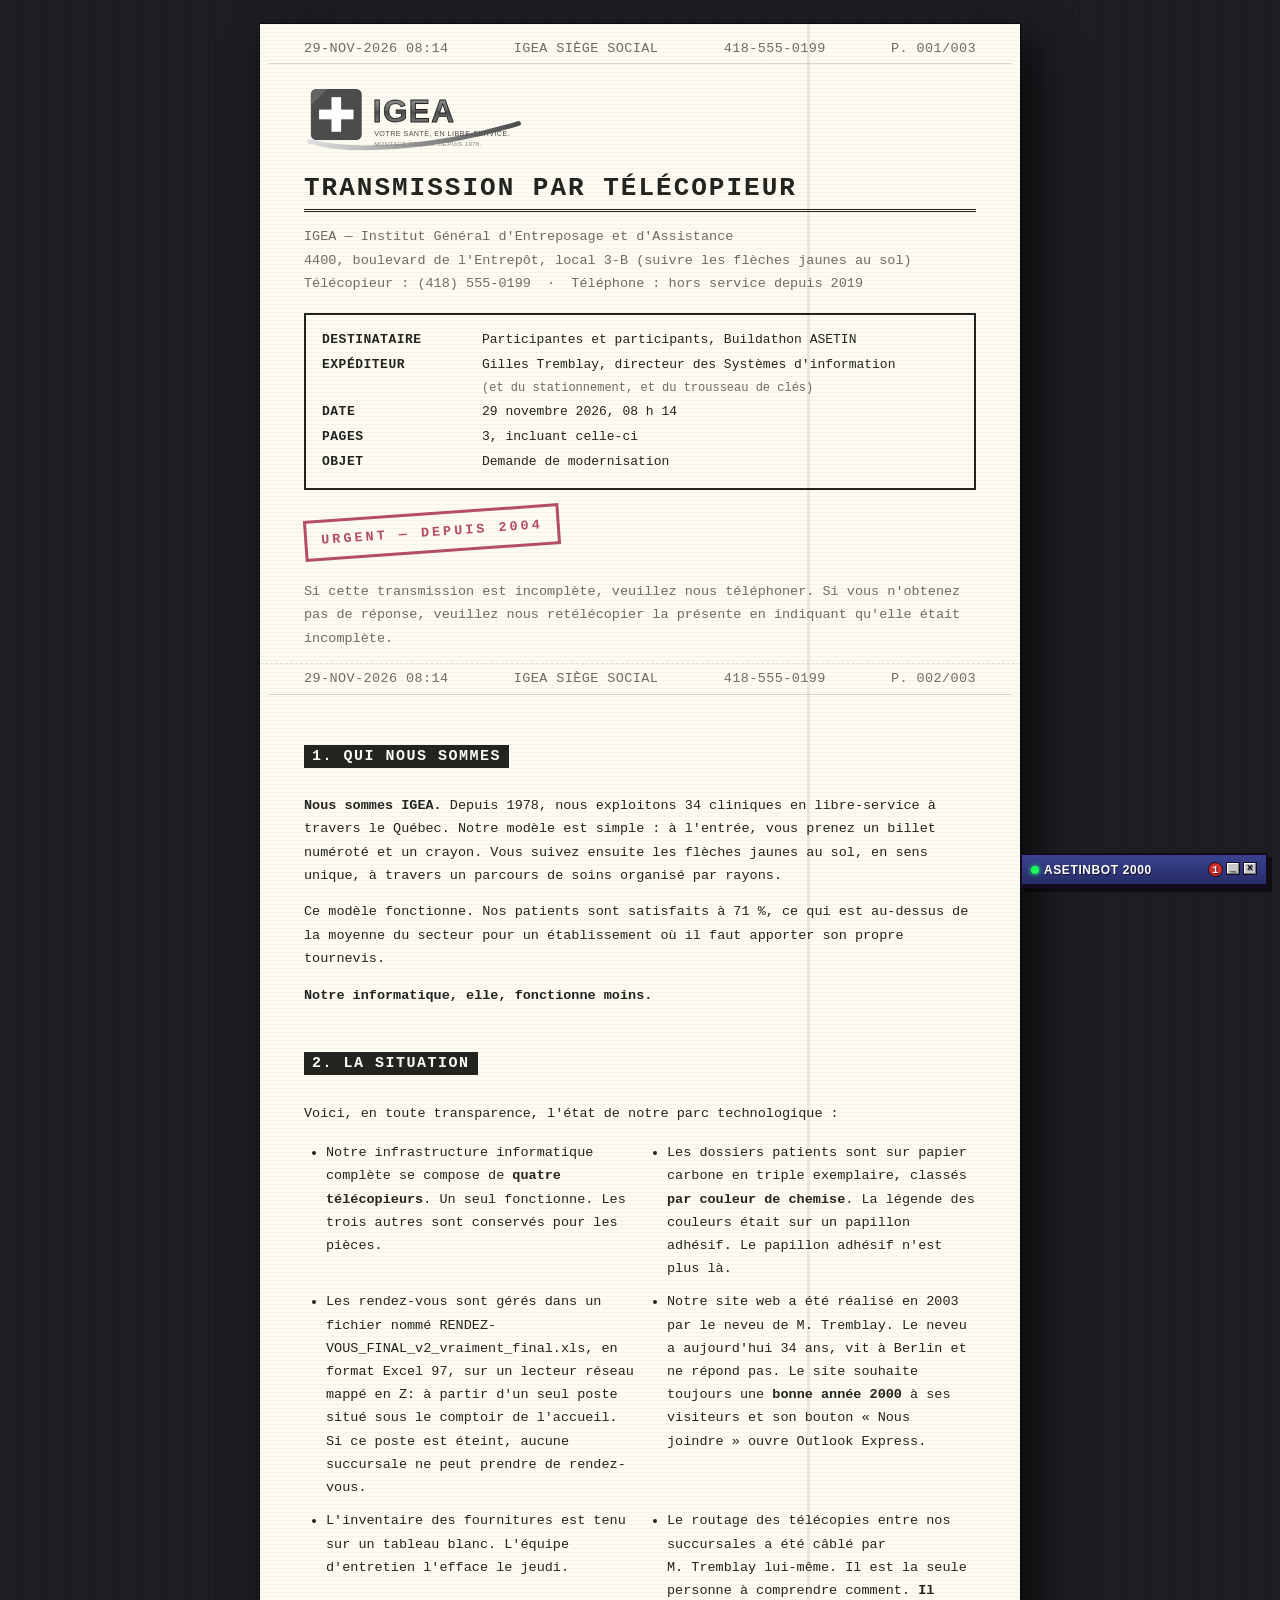
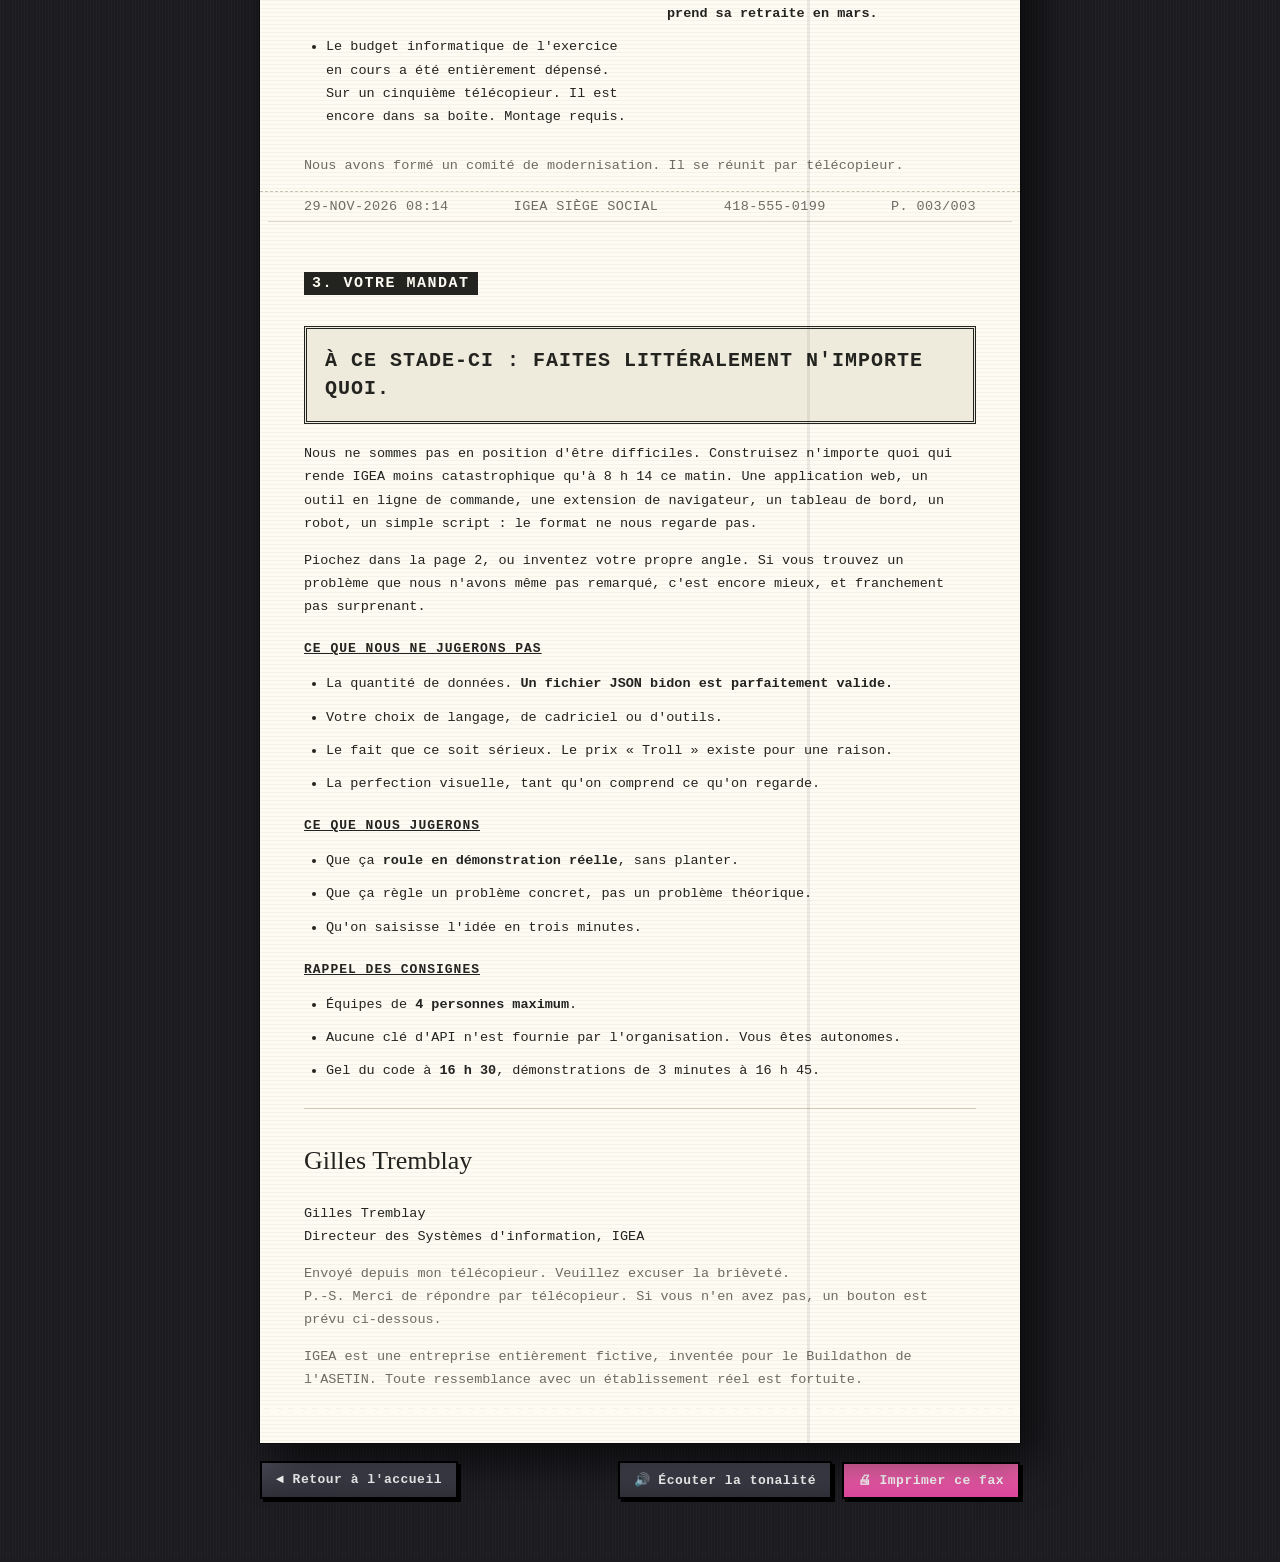
<file: sante.html>
<!DOCTYPE html>
<html lang="fr-CA">
<head>
<meta charset="utf-8">
<meta name="viewport" content="width=device-width, initial-scale=1">
<title>FAX ENTRANT — IGEA — Buildathon ASETIN</title>
<meta name="description" content="Défi Santé du Buildathon ASETIN, présenté par IGEA (entreprise fictive). Reçu par télécopieur.">
<link rel="stylesheet" href="assets/css/fax.css">
<link rel="stylesheet" href="assets/css/clavardage.css">
<link rel="icon" href="assets/img/bouton-88x31.svg">
</head>
<body>

<main class="rouleau" id="rouleau">
  <div class="dechirure" aria-hidden="true"></div>

  <!-- ================= FEUILLET 1 — PAGE COUVERTURE ================= -->
  <section class="feuillet a-imprimer">
    <p class="ligne-transmission">
      <span>29-NOV-2026 08:14</span>
      <span>IGEA SIÈGE SOCIAL</span>
      <span>418-555-0199</span>
      <span>P. 001/003</span>
    </p>

    <img class="logo-fax" src="assets/img/igea-logo.svg" alt="Logo d'IGEA">

    <h1>Transmission par télécopieur</h1>

    <p class="pale">
      IGEA — Institut Général d'Entreposage et d'Assistance<br>
      4400, boulevard de l'Entrepôt, local 3-B (suivre les flèches jaunes au sol)<br>
      Télécopieur&nbsp;: (418) 555-0199 &nbsp;·&nbsp; Téléphone&nbsp;: hors service depuis 2019
    </p>

    <div class="bloc-entete">
      <dl>
        <dt>DESTINATAIRE</dt>
        <dd>Participantes et participants, Buildathon ASETIN</dd>
        <dt>EXPÉDITEUR</dt>
        <dd>Gilles Tremblay, directeur des Systèmes d'information<br>
            <span class="pale">(et du stationnement, et du trousseau de clés)</span></dd>
        <dt>DATE</dt>
        <dd>29 novembre 2026, 08&nbsp;h&nbsp;14</dd>
        <dt>PAGES</dt>
        <dd>3, incluant celle-ci</dd>
        <dt>OBJET</dt>
        <dd>Demande de modernisation</dd>
      </dl>
    </div>

    <p class="tampon">URGENT — DEPUIS 2004</p>

    <p class="pale">
      Si cette transmission est incomplète, veuillez nous téléphoner. Si vous n'obtenez pas
      de réponse, veuillez nous retélécopier la présente en indiquant qu'elle était incomplète.
    </p>
  </section>

  <!-- ================= FEUILLET 2 — QUI NOUS SOMMES ================= -->
  <section class="feuillet a-imprimer">
    <p class="ligne-transmission">
      <span>29-NOV-2026 08:14</span>
      <span>IGEA SIÈGE SOCIAL</span>
      <span>418-555-0199</span>
      <span>P. 002/003</span>
    </p>

    <h2>1. Qui nous sommes</h2>

    <p>
      <strong>Nous sommes IGEA.</strong> Depuis 1978, nous exploitons 34 cliniques en
      libre-service à travers le Québec. Notre modèle est simple&nbsp;: à l'entrée, vous prenez
      un billet numéroté et un crayon. Vous suivez ensuite les flèches jaunes au sol, en sens
      unique, à travers un parcours de soins organisé par rayons.
    </p>

    <p>
      Ce modèle fonctionne. Nos patients sont satisfaits à 71&nbsp;%, ce qui est au-dessus
      de la moyenne du secteur pour un établissement où il faut apporter son propre tournevis.
    </p>

    <p><strong>Notre informatique, elle, fonctionne moins.</strong></p>

    <h2>2. La situation</h2>

    <p>Voici, en toute transparence, l'état de notre parc technologique&nbsp;:</p>

    <ul class="deux-colonnes">
      <li>
        Notre infrastructure informatique complète se compose de
        <strong>quatre télécopieurs</strong>. Un seul fonctionne. Les trois autres sont
        conservés pour les pièces.
      </li>
      <li>
        Les dossiers patients sont sur papier carbone en triple exemplaire, classés
        <strong>par couleur de chemise</strong>. La légende des couleurs était sur un
        papillon adhésif. Le papillon adhésif n'est plus là.
      </li>
      <li>
        Les rendez-vous sont gérés dans un fichier nommé
        <code>RENDEZ-VOUS_FINAL_v2_vraiment_final.xls</code>, en format Excel&nbsp;97, sur un
        lecteur réseau mappé en&nbsp;<code>Z:</code> à partir d'un seul poste situé sous le
        comptoir de l'accueil. Si ce poste est éteint, aucune succursale ne peut prendre
        de rendez-vous.
      </li>
      <li>
        Notre site web a été réalisé en 2003 par le neveu de M.&nbsp;Tremblay. Le neveu a
        aujourd'hui 34 ans, vit à Berlin et ne répond pas. Le site souhaite toujours une
        <strong>bonne année 2000</strong> à ses visiteurs et son bouton «&nbsp;Nous
        joindre&nbsp;» ouvre Outlook Express.
      </li>
      <li>
        L'inventaire des fournitures est tenu sur un tableau blanc. L'équipe d'entretien
        l'efface le jeudi.
      </li>
      <li>
        Le routage des télécopies entre nos succursales a été câblé par M.&nbsp;Tremblay
        lui-même. Il est la seule personne à comprendre comment. <strong>Il prend sa
        retraite en mars.</strong>
      </li>
      <li>
        Le budget informatique de l'exercice en cours a été entièrement dépensé. Sur un
        cinquième télécopieur. Il est encore dans sa boîte. Montage requis.
      </li>
    </ul>

    <p class="pale">
      Nous avons formé un comité de modernisation. Il se réunit par télécopieur.
    </p>
  </section>

  <!-- ================= FEUILLET 3 — LE MANDAT ================= -->
  <section class="feuillet a-imprimer">
    <p class="ligne-transmission">
      <span>29-NOV-2026 08:14</span>
      <span>IGEA SIÈGE SOCIAL</span>
      <span>418-555-0199</span>
      <span>P. 003/003</span>
    </p>

    <h2>3. Votre mandat</h2>

    <div class="mandat">
      <p class="punch">
        À ce stade-ci&nbsp;: faites littéralement n'importe quoi.
      </p>
    </div>

    <p>
      Nous ne sommes pas en position d'être difficiles. Construisez n'importe quoi qui rende
      IGEA moins catastrophique qu'à 8&nbsp;h&nbsp;14 ce matin. Une application web, un
      outil en ligne de commande, une extension de navigateur, un tableau de bord, un robot,
      un simple script&nbsp;: le format ne nous regarde pas.
    </p>

    <p>
      Piochez dans la page 2, ou inventez votre propre angle. Si vous trouvez un problème
      que nous n'avons même pas remarqué, c'est encore mieux, et franchement pas surprenant.
    </p>

    <h3>Ce que nous ne jugerons pas</h3>
    <ul>
      <li>La quantité de données. <strong>Un fichier JSON bidon est parfaitement valide.</strong></li>
      <li>Votre choix de langage, de cadriciel ou d'outils.</li>
      <li>Le fait que ce soit sérieux. Le prix «&nbsp;Troll&nbsp;» existe pour une raison.</li>
      <li>La perfection visuelle, tant qu'on comprend ce qu'on regarde.</li>
    </ul>

    <h3>Ce que nous jugerons</h3>
    <ul>
      <li>Que ça <strong>roule en démonstration réelle</strong>, sans planter.</li>
      <li>Que ça règle un problème concret, pas un problème théorique.</li>
      <li>Qu'on saisisse l'idée en trois minutes.</li>
    </ul>

    <h3>Rappel des consignes</h3>
    <ul>
      <li>Équipes de <strong>4 personnes maximum</strong>.</li>
      <li>Aucune clé d'API n'est fournie par l'organisation. Vous êtes autonomes.</li>
      <li>Gel du code à <strong>16&nbsp;h&nbsp;30</strong>, démonstrations de 3 minutes à 16&nbsp;h&nbsp;45.</li>
    </ul>

    <div class="signature">
      <p class="paraphe">Gilles Tremblay</p>
      <p>
        Gilles Tremblay<br>
        Directeur des Systèmes d'information, IGEA
      </p>
      <p class="pale">
        Envoyé depuis mon télécopieur. Veuillez excuser la brièveté.<br>
        P.-S. Merci de répondre par télécopieur. Si vous n'en avez pas, un bouton est
        prévu ci-dessous.
      </p>
      <p class="pale">
        IGEA est une entreprise entièrement fictive, inventée pour le Buildathon de l'ASETIN.
        Toute ressemblance avec un établissement réel est fortuite.
      </p>
    </div>
  </section>

  <div class="dechirure dechirure--bas" aria-hidden="true"></div>
</main>

<div class="actions">
  <a class="btn" href="index.html">◄ Retour à l'accueil</a>
  <span>
    <button class="btn" type="button" id="btn-son">🔊 Écouter la tonalité</button>
    <button class="btn btn--rose" type="button" id="btn-imprimer">🖨 Imprimer ce fax</button>
  </span>
</div>

<!-- Fausse recherche d'appareils, puis vraie boîte d'impression -->
<div class="voile" id="voile" hidden>
  <div class="dialogue" role="dialog" aria-modal="true" aria-labelledby="titre-dialogue">
    <div class="barre">
      <span id="titre-dialogue">Assistant de télécopie</span>
      <i aria-hidden="true">×</i>
    </div>
    <div class="corps">
      <div class="icone" aria-hidden="true">🖨</div>
      <div style="flex:1">
        <p id="message-dialogue">Recherche d'appareils de télécopie sur votre réseau local…</p>
        <div class="jauge" id="jauge" role="progressbar" aria-valuemin="0" aria-valuemax="100" aria-valuenow="0">
          <span></span>
        </div>
      </div>
    </div>
    <div class="pied-dialogue">
      <button type="button" id="btn-annuler">Annuler</button>
      <button type="button" id="btn-ok" disabled>Imprimer</button>
    </div>
  </div>
</div>

<script src="assets/js/fax.js"></script>
<script src="assets/js/clavardage.js"></script>
</body>
</html>
</file>
<file: assets/css/retro.css>
/* ==========================================================================
   Buildathon ASETIN — feuille de style rétro (2000-2005)
   Mise en page façon Newgrounds : deux rails + colonne centrale.
   Esthétique façon GeoCities : biseaux, dégradés, GIF, clignotement.
   ========================================================================== */

:root {
	--rose: #e0479e;
	--rose-fonce: #b22f78;
	--rose-pale: #ffd7ec;
	--marine: #262c66;
	--marine-clair: #3a4290;
	--creme: #f2ede4;
	--encre: #140c1e;
	--charbon: #2b2b33;
	--charbon-2: #3a3a45;
	--lien: #0000ee;
	--lien-visite: #551a8b;
	--vert-led: #1aff5c;
	--jaune: #ffc400;

	--police-titre: "Russo One", "Arial Black", sans-serif;
	--police-corps: Verdana, Geneva, "DejaVu Sans", sans-serif;
	--police-fun: "Comic Sans MS", "Chalkboard SE", "Comic Neue", cursive;
	--police-mono: "Courier New", Courier, monospace;
}

* {
	box-sizing: border-box;
}

html {
	-webkit-text-size-adjust: 100%;
}

body {
	margin: 0;
	padding: 12px 8px 40px;
	font-family: var(--police-corps);
	font-size: 13px;
	line-height: 1.6;
	color: var(--encre);
	background: #eb96bf url("../img/tuile-points.svg") repeat;
	background-size: 160px 160px;
}

/* --------------------------------------------------------------------------
   Coquille de la page
   -------------------------------------------------------------------------- */

.page {
	max-width: 1000px;
	margin: 0 auto;
	background: var(--charbon);
	border: 3px solid var(--encre);
	box-shadow: 12px 12px 0 rgba(0, 0, 0, 0.55);
}

/* --------------------------------------------------------------------------
   Bandeau
   -------------------------------------------------------------------------- */

.banniere {
	position: relative;
	overflow: hidden;
	display: flex;
	flex-direction: column;
	align-items: center;
	justify-content: center;
	min-height: 260px;
	padding: 20px 12px 16px;
	text-align: center;
	background: linear-gradient(180deg, #5ec8ff 0%, #bfe9ff 100%);
	border-bottom: 3px solid var(--encre);
}

.banniere h1 {
	position: relative;
	z-index: 1;
}

.banniere h1 {
	margin: 0;
	line-height: 0;
}

.banniere .logo {
	width: min(560px, 85%);
	height: auto;
}

/* ciel : les nuages défilent en boucle, les oiseaux passent de temps en temps */
.ciel {
	position: absolute;
	inset: 0;
	z-index: 0;
}

.ciel img {
	position: absolute;
	left: -200px;
	height: auto;
	image-rendering: pixelated;
}

.nuage {
	animation: nuage-passe linear infinite;
}
.nuage:nth-child(1) {
	top: 4%;
	width: 170px;
	animation-duration: 60s;
	animation-delay: -12s;
}
.nuage:nth-child(2) {
	top: 38%;
	width: 120px;
	animation-duration: 45s;
	animation-delay: -30s;
}
.nuage:nth-child(3) {
	top: 48%;
	width: 180px;
	animation-duration: 70s;
	animation-delay: -50s;
}
.nuage:nth-child(4) {
	top: 18%;
	width: 95px;
	animation-duration: 38s;
	animation-delay: -5s;
}

@keyframes nuage-passe {
	from {
		left: -200px;
	}
	to {
		left: 100%;
	}
}

/* l'image est vue de dessus, tête en bas : rotate(-90deg) la fait voler vers la droite */
.oiseau {
	width: 44px;
	transform: rotate(-90deg);
	animation: oiseau-passe linear infinite;
}
.oiseau:nth-of-type(5) {
	top: 22%;
	animation-duration: 23s;
	animation-delay: 4s;
}
.oiseau:nth-of-type(6) {
	top: 70%;
	width: 32px;
	animation-duration: 31s;
	animation-delay: 15s;
}

/* traverse pendant les premiers 18 % du cycle, puis reste hors champ */
@keyframes oiseau-passe {
	0% {
		left: -80px;
		transform: translateY(0) rotate(-90deg);
	}
	6% {
		transform: translateY(-10px) rotate(-90deg);
	}
	12% {
		transform: translateY(8px) rotate(-90deg);
	}
	18% {
		left: calc(100% + 80px);
		transform: translateY(0) rotate(-90deg);
	}
	100% {
		left: calc(100% + 80px);
		transform: translateY(0) rotate(-90deg);
	}
}

@media (prefers-reduced-motion: reduce) {
	.nuage {
		animation: none;
	}
	.nuage:nth-child(1) {
		left: 6%;
	}
	.nuage:nth-child(2) {
		left: 70%;
	}
	.nuage:nth-child(3) {
		left: 40%;
	}
	.nuage:nth-child(4) {
		left: 85%;
	}
	.oiseau {
		display: none;
	}
}

/* bandeau défilant maison (pas de <marquee> déprécié) */
.defilant {
	overflow: hidden;
	padding: 4px 0;
	background: var(--encre);
	border-bottom: 3px solid #5ec8ff;
	font-family: var(--police-mono);
	font-size: 12px;
	font-weight: bold;
	color: var(--vert-led);
	white-space: nowrap;
}

.defilant span {
	display: inline-block;
	padding-left: 100%;
	animation: defile 26s linear infinite;
}

@keyframes defile {
	from {
		transform: translateX(0);
	}
	to {
		transform: translateX(-100%);
	}
}

/* --------------------------------------------------------------------------
   Grille à trois colonnes (Newgrounds 2005)
   -------------------------------------------------------------------------- */

.grille {
	display: grid;
	grid-template-columns: 190px minmax(0, 1fr) 190px;
	gap: 18px;
	padding: 18px;
	align-items: start;
}

.rail {
	display: grid;
	grid-template-columns: minmax(0, 1fr);
	gap: 16px;
}
.centre {
	display: grid;
	gap: 22px;
	min-width: 0;
}

/* --------------------------------------------------------------------------
   Boîtes à barre de titre
   -------------------------------------------------------------------------- */

.boite {
	background: var(--creme);
	border: 2px solid var(--encre);
	box-shadow:
		inset -2px -2px 0 rgba(0, 0, 0, 0.25),
		inset 2px 2px 0 #fff;
}

.boite > h2,
.boite > h3 {
	display: flex;
	align-items: center;
	justify-content: space-between;
	gap: 6px;
	margin: 0;
	padding: 8px 12px;
	font-family: var(--police-titre);
	font-size: 15px;
	letter-spacing: 2px;
	text-transform: uppercase;
	color: #fff;
	background: linear-gradient(
		180deg,
		var(--marine-clair) 0%,
		var(--marine) 100%
	);
	border-bottom: 2px solid var(--encre);
	text-shadow: 1px 1px 0 rgba(0, 0, 0, 0.6);
}

.boite > h2 {
	font-size: 20px;
}
.boite > h3 {
	letter-spacing: 1px;
}

.contenu {
	padding: 16px 18px;
}
.contenu > :first-child {
	margin-top: 0;
}
.contenu > :last-child {
	margin-bottom: 0;
}

/* --------------------------------------------------------------------------
   Texte et liens
   -------------------------------------------------------------------------- */

a {
	color: var(--lien);
}
a:visited {
	color: var(--lien-visite);
}
a:hover {
	color: var(--rose-fonce);
}

:where(a, button, summary):focus-visible {
	outline: 3px solid var(--jaune);
	outline-offset: 2px;
}

h3.titre-interne {
	margin: 14px 0 6px;
	font-family: var(--police-titre);
	font-size: 15px;
	letter-spacing: 0.5px;
	color: var(--rose-fonce);
	text-transform: uppercase;
}

.filet {
	height: 6px;
	margin: 20px 0;
	border: 0;
	background: repeating-linear-gradient(
		90deg,
		var(--rose) 0 10px,
		var(--marine) 10px 20px
	);
}

.surligne {
	background: var(--jaune);
	padding: 0 2px;
}

.clignote {
	animation: clignote 1s steps(1, end) infinite;
}
@keyframes clignote {
	50% {
		opacity: 0;
	}
}

/* --------------------------------------------------------------------------
   Faits saillants
   -------------------------------------------------------------------------- */

.faits {
	display: grid;
	grid-template-columns: repeat(auto-fit, minmax(128px, 1fr));
	gap: 10px;
	margin: 16px 0;
	padding: 0;
	list-style: none;
}

.faits li {
	padding: 6px 8px;
	background: #fff;
	border: 2px solid var(--marine);
	box-shadow: 3px 3px 0 var(--rose-pale);
}

.faits b {
	display: block;
	font-family: var(--police-titre);
	font-size: 17px;
	letter-spacing: 0.5px;
	color: var(--rose-fonce);
}

.faits span {
	font-size: 11px;
	text-transform: uppercase;
	letter-spacing: 0.5px;
}

/* --------------------------------------------------------------------------
   Catégories
   -------------------------------------------------------------------------- */

.categorie {
	display: grid;
	grid-template-columns: 96px minmax(0, 1fr);
	gap: 14px;
	align-items: start;
	padding: 14px;
	background: #fff;
	border: 2px dashed var(--rose);
	margin-bottom: 16px;
}

.categorie:last-child {
	margin-bottom: 0;
}

.categorie img {
	width: 100%;
	height: auto;
}

.categorie h4 {
	margin: 0 0 4px;
	font-family: var(--police-titre);
	font-size: 18px;
	letter-spacing: 0.5px;
	color: var(--marine);
	text-transform: uppercase;
}

.categorie p {
	margin: 0 0 8px;
}
.categorie p:last-child {
	margin-bottom: 0;
}

.categorie--verrouillee {
	border-style: dotted;
	border-color: #999;
	background: #f4f4f4;
	color: #555;
	text-align: center;
	grid-template-columns: 1fr;
}

.categorie--verrouillee img {
	width: 150px;
	margin: 0 auto;
	image-rendering: pixelated;
}

.indice-pub {
	display: inline-block;
	padding: 3px 7px;
	font-family: var(--police-mono);
	font-size: 11px;
	font-weight: bold;
	color: var(--encre);
	background: var(--jaune);
	border: 2px solid var(--encre);
	box-shadow: 2px 2px 0 var(--encre);
}

/* --------------------------------------------------------------------------
   Horaire
   -------------------------------------------------------------------------- */

.horaire {
	width: 100%;
	border-collapse: collapse;
	font-size: 12px;
}

.horaire caption {
	padding-bottom: 6px;
	font-family: var(--police-fun);
	text-align: left;
	color: var(--rose-fonce);
}

.horaire th,
.horaire td {
	padding: 5px 7px;
	border: 1px solid var(--marine);
	text-align: left;
	vertical-align: top;
}

.horaire thead th {
	color: #fff;
	background: var(--marine);
	text-transform: uppercase;
	letter-spacing: 0.5px;
	font-size: 11px;
}

.horaire tbody tr:nth-child(odd) {
	background: #fff;
}
.horaire tbody tr:nth-child(even) {
	background: var(--rose-pale);
}
.horaire td:first-child {
	font-family: var(--police-mono);
	font-weight: bold;
	white-space: nowrap;
}

/* --------------------------------------------------------------------------
   FAQ
   -------------------------------------------------------------------------- */

.faq details {
	margin-bottom: 10px;
	background: #fff;
	border: 2px solid var(--marine);
}

.faq details:last-child {
	margin-bottom: 0;
}

.faq summary {
	padding: 6px 8px;
	font-weight: bold;
	cursor: pointer;
	background: var(--rose-pale);
	border-bottom: 2px solid var(--marine);
}

.faq details[open] summary {
	background: var(--rose);
	color: #fff;
}
.faq .reponse {
	padding: 8px;
}
.faq .reponse > :first-child {
	margin-top: 0;
}
.faq .reponse > :last-child {
	margin-bottom: 0;
}

/* --------------------------------------------------------------------------
   Gros bouton d'inscription
   -------------------------------------------------------------------------- */

.bouton-geant {
	display: block;
	width: 100%;
	padding: 12px 14px;
	font-family: var(--police-titre);
	font-size: 22px;
	letter-spacing: 1px;
	text-align: center;
	text-transform: uppercase;
	text-decoration: none;
	color: #fff !important;
	background: linear-gradient(
		180deg,
		#ff6fb8 0%,
		var(--rose) 45%,
		var(--rose-fonce) 100%
	);
	border: 3px solid var(--encre);
	box-shadow: 5px 5px 0 var(--marine);
	text-shadow: 2px 2px 0 var(--encre);
}

.bouton-geant:hover {
	background: linear-gradient(180deg, #ff8ac7 0%, #ec5aab 45%, #c5368a 100%);
}
.bouton-geant:active {
	transform: translate(3px, 3px);
	box-shadow: 2px 2px 0 var(--marine);
}

/* --------------------------------------------------------------------------
   Rails : navigation, affiliations, pub
   -------------------------------------------------------------------------- */

.menu {
	margin: 0;
	padding: 0;
	list-style: none;
	font-size: 12px;
}

.menu li {
	border-bottom: 1px dotted #b4ae9f;
}
.menu li:last-child {
	border-bottom: 0;
}

.menu a {
	display: block;
	padding: 5px 8px;
	text-decoration: none;
	color: var(--marine);
}

.menu a::before {
	content: "» ";
	color: var(--rose);
	font-weight: bold;
}
.menu a:hover {
	background: var(--rose);
	color: #fff;
}
.menu a:hover::before {
	color: #fff;
}

.pub {
	display: block;
	padding: 8px;
	text-align: center;
	text-decoration: none;
	color: var(--encre) !important;
	background: #fffbe8;
	border: 3px ridge var(--jaune);
}

.pub:hover {
	background: #fff3c4;
}
.pub img {
	display: block;
	width: 100%;
	max-width: 200px;
	height: auto;
	margin: 0 auto 6px;
}

.pub .accroche {
	display: block;
	font-family: var(--police-fun);
	font-size: 12px;
	line-height: 1.35;
}

.pub .appel {
	display: block;
	margin-top: 6px;
	font-family: var(--police-mono);
	font-size: 11px;
	font-weight: bold;
	color: #c00;
}

.etiquette-pub {
	margin: 0 0 4px;
	font-family: var(--police-mono);
	font-size: 9px;
	letter-spacing: 1px;
	text-transform: uppercase;
	color: #8a8673;
}

.bloc-centre {
	text-align: center;
}
.bloc-centre img {
	max-width: 100%;
	height: auto;
}

.hibou-chantier {
	image-rendering: pixelated;
}

.autocollant {
	display: inline-block;
	padding: 5px 8px;
	font-family: var(--police-mono);
	font-size: 10px;
	font-weight: bold;
	text-align: center;
	color: #fff;
	background: linear-gradient(180deg, #8f8f9c 0%, #4a4a55 50%, #6e6e7b 100%);
	border: 2px outset #cfcfd8;
	text-shadow: 1px 1px 0 #000;
}

/* compteur de visiteurs */
.compteur {
	display: inline-flex;
	gap: 2px;
	padding: 3px;
	background: var(--encre);
	border: 2px inset #888;
}

.compteur i {
	width: 14px;
	font-family: var(--police-mono);
	font-size: 15px;
	font-style: normal;
	font-weight: bold;
	line-height: 19px;
	text-align: center;
	color: var(--vert-led);
	background: #0a1a0a;
}

.petit {
	font-size: 10px;
	color: #6a6558;
}

.boutons-88 {
	display: grid;
	gap: 4px;
	justify-items: center;
}
.boutons-88 img {
	image-rendering: pixelated;
}

/* --------------------------------------------------------------------------
   Pied de page
   -------------------------------------------------------------------------- */

.pied {
	padding: 12px;
	text-align: center;
	font-size: 11px;
	color: #cfcbd8;
	background: var(--charbon-2);
	border-top: 3px solid var(--encre);
}

.pied a {
	color: #9fd0ff;
}
.pied a:visited {
	color: #c9a8ff;
}
.pied p {
	margin: 4px 0;
}
.pied .petit {
	color: #a9a4b5;
}

.anneau {
	display: inline-flex;
	align-items: center;
	gap: 8px;
	padding: 5px 10px;
	margin-bottom: 6px;
	background: var(--encre);
	border: 2px ridge var(--rose);
}

/* Le widget AsetinBot 2000 a sa propre feuille : assets/css/clavardage.css */

/* --------------------------------------------------------------------------
   Responsive — les rails passent sous la colonne centrale
   -------------------------------------------------------------------------- */

/* Indications de direction : « colonne de droite » n'a aucun sens sur un
   téléphone, où tout est empilé. On change le mot, pas la mise en page. */
.si-etroit {
	display: none;
}

/* ----- Tablette : les rails passent sous la colonne centrale ----- */
@media (max-width: 900px) {
	body {
		padding: 6px 4px 30px;
	}

	.page {
		box-shadow: 6px 6px 0 rgba(0, 0, 0, 0.5);
	}

	.banniere {
		min-height: 180px;
	}
	.ciel .nuage {
		width: 90px;
	}

	.grille {
		grid-template-columns: minmax(0, 1fr);
		gap: 10px;
		padding: 10px;
	}

	/* le contenu d'abord, les rails ensuite */
	.centre {
		order: 0;
	}
	.rail--droite {
		order: 1;
	}
	.rail--gauche {
		order: 2;
	}

	.rail {
		grid-template-columns: repeat(auto-fit, minmax(220px, 1fr));
		align-items: start;
	}

	/* les publicités gardent toute la largeur et montent en tête de leur rail :
	   ce sont elles qui mènent aux défis. */
	.rail .boite:has(.pub) {
		grid-column: 1 / -1;
		order: -1;
	}

	.si-large {
		display: none;
	}
	.si-etroit {
		display: inline;
	}
}

/* ----- Téléphone : la colonne centrale domine, le reste s'efface ----- */
@media (max-width: 620px) {
	/* le fond à pois reste présent, mais en retrait : motif plus petit,
	   contraste adouci par un voile de la même couleur. */
	body {
		/* une marge visible : le motif doit rester perceptible, sans dominer */
		padding: 10px 9px 30px;
		background-image:
			linear-gradient(rgba(235, 150, 191, 0.58), rgba(235, 150, 191, 0.58)),
			url("../img/tuile-points.svg");
		background-repeat: no-repeat, repeat;
		background-size:
			100% 100%,
			104px 104px;
		background-attachment: fixed, scroll;
	}

	.page {
		border-width: 2px;
		box-shadow: 4px 4px 0 rgba(0, 0, 0, 0.45);
	}

	.banniere {
		min-height: 132px;
		padding: 14px 10px 12px;
	}
	.ciel .nuage {
		width: 64px;
	}
	.oiseau {
		width: 40px;
	}

	.defilant {
		font-size: 11px;
	}

	.grille {
		gap: 12px;
		padding: 8px;
	}

	/* --- mise en avant de la colonne centrale --- */
	.centre {
		gap: 14px;
		font-size: 14px;
	}

	.centre .boite {
		border-width: 3px;
	}

	.centre .boite > h2 {
		font-size: 17px;
		letter-spacing: 1px;
		padding: 9px 12px;
	}

	.centre .contenu {
		padding: 14px 13px;
	}

	/* --- mise en retrait des rails --- */
	.rail {
		grid-template-columns: repeat(auto-fit, minmax(145px, 1fr));
		gap: 10px;
		font-size: 11.5px;
	}

	.rail .boite > h3 {
		font-size: 12px;
		letter-spacing: 0.5px;
		padding: 6px 9px;
	}

	.rail .contenu {
		padding: 10px 11px;
	}

	.rail .petit {
		font-size: 10px;
	}

	/* cibles tactiles plus généreuses */
	.menu a {
		padding: 9px 8px;
	}

	.faq summary {
		padding: 10px 10px;
	}

	.faq .reponse {
		padding: 10px;
	}

	.bouton-geant {
		font-size: 18px;
		padding: 14px 12px;
	}

	.faits {
		grid-template-columns: repeat(2, minmax(0, 1fr));
		gap: 8px;
	}

	.faits b {
		font-size: 16px;
	}

	.categorie {
		grid-template-columns: 76px minmax(0, 1fr);
		gap: 11px;
		padding: 11px;
	}

	.categorie h4 {
		font-size: 16px;
	}

	/* L'horaire devient une suite de fiches : un tableau à trois colonnes
	   est illisible sous 400 px. */
	.horaire,
	.horaire tbody,
	.horaire tr,
	.horaire td {
		display: block;
		width: 100%;
	}

	.horaire thead {
		position: absolute;
		width: 1px;
		height: 1px;
		overflow: hidden;
		clip-path: inset(50%);
		white-space: nowrap;
	}

	.horaire tr {
		margin-bottom: 8px;
		padding: 8px 10px;
		border: 2px solid var(--marine);
	}

	.horaire tr:last-child {
		margin-bottom: 0;
	}

	.horaire td {
		padding: 1px 0;
		border: 0;
	}

	.horaire td:first-child {
		font-size: 14px;
		color: var(--rose-fonce);
	}

	.horaire td:nth-child(2) {
		font-family: var(--police-titre);
		font-size: 12px;
		letter-spacing: 0.5px;
		text-transform: uppercase;
		color: var(--marine);
	}

	.horaire td:nth-child(3) {
		font-size: 12.5px;
	}
}

/* ----- Très petits écrans (sous 345 px, le deux-colonnes casse) ----- */
@media (max-width: 345px) {
	.categorie {
		grid-template-columns: minmax(0, 1fr);
	}
	.categorie img {
		width: 84px;
	}

	.faits {
		grid-template-columns: minmax(0, 1fr);
	}

	.rail {
		grid-template-columns: minmax(0, 1fr);
	}

	.bouton-geant {
		font-size: 16px;
	}
}

@media print {
	body {
		background: #fff;
	}
	.rail,
	.defilant,
	.pied {
		display: none;
	}
}

/* --------------------------------------------------------------------------
   Publicité du commanditaire réel (Bell) — rétro, mais vrai lien sortant
   -------------------------------------------------------------------------- */

.pub--reelle {
  background: #fff;
  border: 3px ridge #1a6fc4;
  text-decoration: none;
}

.pub--reelle:hover {
  background: #eef6ff;
}

.mot-bell {
  display: block;
  font-family: var(--police-titre);
  font-weight: 700;
  font-size: 34px;
  line-height: 1.1;
  letter-spacing: -0.5px;
  color: #0a66c2;
}

.accroche-reelle {
  display: block;
  margin-top: 6px;
  font-family: var(--police-corps);
  font-size: 11.5px;
  line-height: 1.45;
  color: var(--encre);
}

.appel-reelle {
  display: block;
  margin-top: 8px;
  font-family: var(--police-mono);
  font-size: 11px;
  font-weight: bold;
  color: #0a66c2;
}

/* --------------------------------------------------------------------------
   Publicité large, pour la colonne centrale
   -------------------------------------------------------------------------- */

.pub--centre {
  display: grid;
  grid-template-columns: 200px minmax(0, 1fr);
  gap: 14px;
  align-items: center;
  text-align: left;
}

.pub--centre img {
  margin: 0;
  max-width: 200px;
}

.pub--centre .bloc-texte {
  display: block;
}

.pub--centre .accroche {
  font-size: 14px;
}

.pub--centre .appel {
  margin-top: 8px;
  font-size: 12.5px;
}

@media (max-width: 620px) {
  .pub--centre {
    grid-template-columns: minmax(0, 1fr);
    gap: 10px;
    text-align: center;
  }

  .pub--centre img {
    margin: 0 auto;
  }

  .pub--centre .accroche {
    font-size: 13px;
  }
}
</file>
<file: assets/css/clavardage.css>
/* ==========================================================================
   AsetinBot 2000 — widget de clavardage rétro
   Feuille autonome : fonctionne sur index.html comme sur sante.html.
   ========================================================================== */

.cv-widget {
  --cv-rose:   #e0479e;
  --cv-marine: #262c66;
  --cv-encre:  #140c1e;
  --cv-creme:  #f2ede4;
  --cv-vert:   #1aff5c;
  --cv-mono:   'Courier New', Courier, monospace;
  --cv-fun:    'Comic Sans MS', 'Chalkboard SE', 'Comic Neue', cursive;

  position: fixed;
  right: 12px;
  bottom: 12px;
  z-index: 9000;
  width: 248px;
  font-family: Verdana, Geneva, 'DejaVu Sans', sans-serif;
  font-size: 12px;
  color: var(--cv-encre);
}

.cv-cadre {
  background: var(--cv-creme);
  border: 2px solid var(--cv-encre);
  box-shadow: inset -2px -2px 0 rgba(0, 0, 0, 0.25), inset 2px 2px 0 #fff,
              5px 5px 0 rgba(0, 0, 0, 0.45);
}

/* ---- barre de titre ---- */

.cv-barre {
  display: flex;
  align-items: center;
  justify-content: space-between;
  gap: 6px;
  width: 100%;
  margin: 0;
  padding: 7px 9px;
  font-family: 'Trebuchet MS', 'Lucida Grande', Tahoma, Verdana, sans-serif;
  font-weight: 700;
  font-size: 12px;
  letter-spacing: 0.6px;
  text-transform: uppercase;
  text-align: left;
  color: #fff;
  background: linear-gradient(180deg, #3a4290 0%, var(--cv-marine) 100%);
  border: 0;
  border-bottom: 2px solid var(--cv-encre);
  text-shadow: 1px 1px 0 rgba(0, 0, 0, 0.6);
  cursor: pointer;
}

.cv-barre:hover { background: linear-gradient(180deg, #454ea5 0%, #2d3376 100%); }

.cv-titre { display: flex; align-items: center; gap: 5px; }

.cv-pastille {
  width: 8px;
  height: 8px;
  border-radius: 50%;
  background: var(--cv-vert);
  box-shadow: 0 0 5px var(--cv-vert);
  animation: cv-pulse 2s ease-in-out infinite;
}

@keyframes cv-pulse { 50% { opacity: 0.35; } }

.cv-boutons { display: flex; gap: 3px; flex: none; }

.cv-boutons i {
  width: 14px;
  height: 13px;
  font-style: normal;
  font-family: var(--cv-mono);
  font-size: 10px;
  line-height: 12px;
  text-align: center;
  color: var(--cv-encre);
  background: #c9c9c9;
  border: 1px solid var(--cv-encre);
  box-shadow: inset -1px -1px 0 #7a7a7a, inset 1px 1px 0 #fff;
}

/* pastille d'alerte quand le widget est replié */
.cv-alerte {
  display: none;
  min-width: 15px;
  height: 15px;
  padding: 0 3px;
  font-family: var(--cv-mono);
  font-size: 10px;
  font-weight: bold;
  line-height: 15px;
  text-align: center;
  color: #fff;
  background: #d12b2b;
  border: 1px solid var(--cv-encre);
  border-radius: 8px;
}

.cv-widget[data-ouvert="false"] .cv-alerte[data-actif="true"] { display: inline-block; }

/* ---- corps ---- */

.cv-corps { display: block; }
.cv-widget[data-ouvert="false"] .cv-corps { display: none; }

.cv-fil {
  height: 196px;
  padding: 11px;
  overflow-y: auto;
  background:
    repeating-linear-gradient(180deg, transparent 0 23px, rgba(38, 44, 102, 0.05) 23px 24px),
    #fff;
  border-bottom: 2px solid var(--cv-encre);
}

.cv-msg { display: flex; gap: 8px; margin-bottom: 12px; align-items: flex-start; }
.cv-msg:last-child { margin-bottom: 0; }

.cv-msg img {
  width: 30px;
  height: auto;
  flex: none;
  image-rendering: pixelated;
}

.cv-bulle {
  position: relative;
  max-width: 182px;
  padding: 7px 9px;
  font-family: var(--cv-fun);
  font-size: 11.5px;
  line-height: 1.45;
  background: #eef1ff;
  border: 1px solid var(--cv-marine);
}

.cv-msg--moi { flex-direction: row-reverse; }
.cv-msg--moi .cv-bulle { background: #ffe3f3; border-color: var(--cv-rose); }

.cv-msg--systeme {
  justify-content: center;
  font-family: var(--cv-mono);
  font-size: 10px;
  color: #7a7568;
  text-align: center;
}

.cv-horodatage {
  display: block;
  margin-top: 3px;
  font-family: var(--cv-mono);
  font-size: 9px;
  color: #8a8578;
}

/* indicateur « est en train d'écrire » */
.cv-points span {
  display: inline-block;
  width: 5px;
  height: 5px;
  margin-right: 2px;
  background: var(--cv-marine);
  border-radius: 50%;
  animation: cv-saut 1.1s ease-in-out infinite;
}

.cv-points span:nth-child(2) { animation-delay: 0.15s; }
.cv-points span:nth-child(3) { animation-delay: 0.3s; }

@keyframes cv-saut {
  0%, 60%, 100% { transform: translateY(0); opacity: 0.4; }
  30%           { transform: translateY(-4px); opacity: 1; }
}

/* ---- saisie ---- */

.cv-saisie { display: flex; flex-direction: column; gap: 7px; padding: 10px; }

.cv-saisie textarea {
  width: 100%;
  height: 50px;
  padding: 5px;
  font-family: Verdana, Geneva, sans-serif;
  font-size: 11.5px;
  resize: none;
  color: var(--cv-encre);
  background: #fff;
  border: 2px inset #b8b3a4;
}

.cv-saisie textarea:focus-visible,
.cv-barre:focus-visible,
.cv-envoyer:focus-visible { outline: 3px solid #ffc400; outline-offset: 1px; }

.cv-rangee { display: flex; gap: 5px; align-items: center; }

.cv-envoyer {
  flex: 1;
  padding: 6px 8px;
  font-family: 'Trebuchet MS', 'Lucida Grande', Tahoma, Verdana, sans-serif;
  font-weight: 700;
  font-size: 13px;
  letter-spacing: 0.7px;
  text-transform: uppercase;
  cursor: pointer;
  color: #fff;
  background: linear-gradient(180deg, #ff6fb8 0%, var(--cv-rose) 45%, #b22f78 100%);
  border: 2px solid var(--cv-encre);
  box-shadow: 2px 2px 0 var(--cv-marine);
  text-shadow: 1px 1px 0 var(--cv-encre);
}

.cv-envoyer:hover { background: linear-gradient(180deg, #ff8ac7 0%, #ec5aab 45%, #c5368a 100%); }
.cv-envoyer:active { transform: translate(2px, 2px); box-shadow: 0 0 0 var(--cv-marine); }
.cv-envoyer[disabled] { filter: grayscale(0.7); cursor: default; }

.cv-etat {
  padding: 0 7px 7px;
  font-family: var(--cv-mono);
  font-size: 9.5px;
  line-height: 1.4;
  color: #7a7568;
}

.cv-etat b { color: #0a7d2e; }
.cv-etat.cv-echec b { color: #c0251f; }

/* ---- bouton replié ---- */

.cv-widget[data-ouvert="false"] .cv-cadre { box-shadow: 4px 4px 0 rgba(0, 0, 0, 0.45); }

@media (max-width: 520px) {
  .cv-widget { width: calc(100vw - 20px); right: 10px; bottom: 10px; }
  .cv-bulle { max-width: none; }
  .cv-fil { height: 160px; }
}

@media (prefers-reduced-motion: reduce) {
  .cv-pastille, .cv-points span { animation: none; }
}

@media print { .cv-widget { display: none !important; } }
</file>
<file: assets/css/brilleau.css>
/* ==========================================================================
   Buildathon ASETIN — Brilleau (plateforme fictive, volontairement dysfonctionnelle)
   Page autonome : ne charge pas retro.css.
   L'interface est propre et moderne ; c'est le comportement qui est cassé.
   ========================================================================== */

:root {
	--br-marine: #0d2f57;
	--br-marine-2: #15406f;
	--br-bleu: #1a73c7;
	--br-bleu-fonce: #0d4a8f;
	--br-jaune: #f2b705;
	--br-rouge: #e23c2e;
	--br-encre: #1f2933;
	--br-gris: #5c6873;
	--br-bord: #dce2e8;
	--br-fond: #f1f4f7;
	--br-corps: "Segoe UI", Roboto, Helvetica, Arial, sans-serif;
}

* {
	box-sizing: border-box;
}

html {
	-webkit-text-size-adjust: 100%;
}

body {
	margin: 0;
	font-family: var(--br-corps);
	font-size: 15px;
	line-height: 1.6;
	color: var(--br-encre);
	background: var(--br-fond);
}

/* --------------------------------------------------------------------------
   Écran de connexion — obligatoire à chaque visite
   -------------------------------------------------------------------------- */

.ecran-connexion {
	position: fixed;
	inset: 0;
	z-index: 500;
	display: grid;
	place-items: center;
	padding: 20px;
	background: #fff;
}

.ecran-connexion[hidden] {
	display: none;
}

.boite-connexion {
	width: min(440px, 100%);
	text-align: center;
}

.boite-connexion img {
	width: 190px;
	height: auto;
	margin-bottom: 26px;
}

.boite-connexion h1 {
	margin: 0 0 10px;
	font-size: 23px;
	font-weight: 600;
}

.boite-connexion p {
	margin: 0 0 8px;
	font-size: 14.5px;
	color: var(--br-gris);
}

.boite-connexion .deja {
	display: inline-block;
	margin-bottom: 22px;
	padding: 9px 14px;
	font-size: 13.5px;
	color: #6b5533;
	background: #fff6e2;
	border: 1px solid #e8cf93;
	border-radius: 4px;
}

.btn-connexion {
	display: inline-block;
	padding: 13px 44px;
	font-family: var(--br-corps);
	font-size: 16px;
	font-weight: 600;
	cursor: pointer;
	color: #fff;
	background: var(--br-bleu);
	border: 0;
	border-radius: 4px;
}

.btn-connexion:hover {
	background: var(--br-bleu-fonce);
}

.boite-connexion .compteur-sessions {
	margin-top: 18px;
	font-size: 12.5px;
	color: #9aa3ad;
}

/* --------------------------------------------------------------------------
   Coquille de l'application
   -------------------------------------------------------------------------- */

.app[hidden] {
	display: none;
}

.app {
	display: grid;
	grid-template-columns: 290px minmax(0, 1fr);
	min-height: 100vh;
}

/* ---- barre latérale ---- */

.lateral {
	background: var(--br-marine);
	color: #fff;
	padding-bottom: 30px;
}

.lateral .entete-lat {
	padding: 18px 20px;
	background: var(--br-marine-2);
}

.lateral .entete-lat .sur {
	display: block;
	font-size: 11px;
	letter-spacing: 1.2px;
	text-transform: uppercase;
	color: #9fc4ec;
}

.lateral .entete-lat .etab {
	font-size: 17px;
	font-weight: 600;
}

.menu-lat {
	margin: 14px 0 0;
	padding: 0;
	list-style: none;
}

.menu-lat li {
	margin: 0;
}

.menu-lat button {
	display: flex;
	align-items: center;
	gap: 9px;
	width: 100%;
	padding: 12px 20px;
	font-family: var(--br-corps);
	font-size: 15px;
	text-align: left;
	cursor: pointer;
	color: #dce9f7;
	background: none;
	border: 0;
	border-left: 4px solid transparent;
}

.menu-lat button:hover {
	background: rgba(255, 255, 255, 0.07);
}

.menu-lat button[aria-current="true"] {
	font-weight: 600;
	color: #fff;
	background: rgba(255, 255, 255, 0.09);
	border-left-color: var(--br-jaune);
}

.menu-lat .point {
	width: 8px;
	height: 8px;
	margin-left: auto;
	background: var(--br-jaune);
	border-radius: 50%;
}

.lateral .pied-lat {
	margin-top: 26px;
	padding: 0 20px;
	font-size: 12px;
	line-height: 1.45;
	color: #8fb0d4;
}

/* ---- zone principale ---- */

.principal {
	background: #fff;
}

.entete-cours {
	display: flex;
	align-items: center;
	gap: 16px;
	padding: 16px 28px;
	border-bottom: 1px solid var(--br-bord);
}

.entete-cours h1 {
	margin: 0;
	font-size: 21px;
	font-weight: 600;
}

.entete-cours .sous {
	margin: 2px 0 0;
	font-size: 13.5px;
	color: var(--br-gris);
}

.entete-cours .droite {
	display: flex;
	align-items: center;
	gap: 14px;
	margin-left: auto;
}

.entete-cours .avatar {
	display: flex;
	align-items: center;
	gap: 9px;
	padding: 5px 14px 5px 5px;
	background: #eef2f6;
	border-radius: 20px;
}

.entete-cours .avatar i {
	width: 30px;
	height: 30px;
	font-size: 12px;
	font-style: normal;
	font-weight: 600;
	line-height: 30px;
	text-align: center;
	color: #fff;
	background: var(--br-bleu);
	border-radius: 50%;
}

.entete-cours .avatar span {
	font-size: 14px;
	color: var(--br-bleu-fonce);
}

.contenu-principal {
	padding: 30px 28px 60px;
	max-width: 1000px;
}

/* --------------------------------------------------------------------------
   Panneaux (un seul fonctionne)
   -------------------------------------------------------------------------- */

.panneau[hidden] {
	display: none;
}

.panneau .fil {
	margin: 0 0 6px;
	font-size: 12px;
	letter-spacing: 1px;
	text-transform: uppercase;
	color: var(--br-gris);
}

.panneau h2 {
	margin: 0 0 18px;
	font-size: 28px;
	font-weight: 600;
}

/* chargement sans fin */
.chargement {
	display: flex;
	flex-direction: column;
	align-items: center;
	gap: 16px;
	padding: 70px 20px;
	text-align: center;
	color: var(--br-gris);
}

.roue {
	width: 42px;
	height: 42px;
	border: 4px solid #dce2e8;
	border-top-color: var(--br-bleu);
	border-radius: 50%;
	animation: br-tourne 0.9s linear infinite;
}

@keyframes br-tourne {
	to {
		transform: rotate(360deg);
	}
}

.chargement .note {
	font-size: 13px;
	color: #9aa3ad;
}

/* page d'erreur */
.erreur {
	padding: 40px 24px;
	text-align: center;
}

.erreur .code {
	font-size: 54px;
	font-weight: 700;
	color: var(--br-bord);
}

.erreur h3 {
	margin: 6px 0 10px;
	font-size: 20px;
}

.erreur p {
	margin: 0 auto;
	max-width: 520px;
	color: var(--br-gris);
}

/* --------------------------------------------------------------------------
   Le bulletin — la seule page qui marche
   -------------------------------------------------------------------------- */

.bulletin .entete-bulletin {
	padding: 20px 24px;
	margin-bottom: 24px;
	background: #eaf3fc;
	border-left: 6px solid var(--br-bleu);
}

.bulletin .entete-bulletin p {
	margin: 0;
	font-size: 14px;
	color: #2d5478;
}

.bulletin h3 {
	margin: 26px 0 8px;
	font-size: 18px;
	font-weight: 600;
	color: var(--br-bleu-fonce);
}

.bulletin p {
	margin: 0 0 12px;
}

.bulletin ul {
	margin: 0 0 14px;
	padding-left: 24px;
}

.bulletin li {
	margin-bottom: 8px;
}

.bulletin .aveu {
	padding: 16px 20px;
	margin: 20px 0;
	font-size: 16px;
	background: #fff6e2;
	border: 1px solid #e8cf93;
	border-radius: 4px;
}

.bulletin .mandat {
	padding: 20px 24px;
	margin: 22px 0;
	background: var(--br-marine);
	color: #fff;
	border-radius: 4px;
}

.bulletin .mandat h3 {
	margin: 0 0 8px;
	color: var(--br-jaune);
}

.bulletin .mandat p {
	margin: 0 0 11px;
	color: #dce9f7;
}

.bulletin .mandat p:last-child {
	margin-bottom: 0;
}

.signature {
	margin-top: 26px;
	padding-top: 16px;
	font-size: 13.5px;
	color: var(--br-gris);
	border-top: 1px solid var(--br-bord);
}

.retour-buildathon {
	display: inline-block;
	margin-top: 22px;
	padding: 10px 18px;
	font-size: 14px;
	text-decoration: none;
	color: #fff;
	background: var(--br-bleu);
	border-radius: 4px;
}

/* --------------------------------------------------------------------------
   Fenêtre « session expirée »
   -------------------------------------------------------------------------- */

.voile {
	position: fixed;
	inset: 0;
	z-index: 400;
	display: grid;
	place-items: center;
	padding: 20px;
	background: rgba(15, 30, 50, 0.55);
}

.voile[hidden] {
	display: none;
}

.modale {
	width: min(420px, 100%);
	padding: 26px 26px 22px;
	text-align: center;
	background: #fff;
	border-radius: 6px;
	box-shadow: 0 14px 40px rgba(0, 0, 0, 0.3);
}

.modale h3 {
	margin: 0 0 10px;
	font-size: 19px;
}

.modale p {
	margin: 0 0 20px;
	font-size: 14.5px;
	color: var(--br-gris);
}

:where(a, button):focus-visible {
	outline: 3px solid var(--br-jaune);
	outline-offset: 2px;
}

/* --------------------------------------------------------------------------
   Pied de page
   -------------------------------------------------------------------------- */

.mention-parodie {
	padding: 22px 28px 40px;
	font-size: 12.5px;
	line-height: 1.5;
	color: var(--br-gris);
	background: #e8edf2;
	border-top: 1px solid var(--br-bord);
}

.mention-parodie p {
	max-width: 900px;
	margin: 0 auto;
}

/* --------------------------------------------------------------------------
   Responsive
   -------------------------------------------------------------------------- */

@media (max-width: 860px) {
	.app {
		grid-template-columns: minmax(0, 1fr);
	}

	.lateral {
		padding-bottom: 14px;
	}

	.contenu-principal {
		padding: 22px 18px 50px;
	}
}

@media (max-width: 560px) {
	body {
		font-size: 14.5px;
	}

	.boite-connexion img {
		width: 150px;
		margin-bottom: 18px;
	}

	.boite-connexion h1 {
		font-size: 20px;
	}

	.ecran-connexion {
		padding: 16px;
	}

	.entete-cours {
		flex-wrap: wrap;
		gap: 10px;
		padding: 13px 15px;
	}

	.entete-cours h1 {
		font-size: 18px;
	}

	.entete-cours .sous {
		font-size: 12.5px;
	}

	.menu-lat button {
		padding: 12px 15px;
		font-size: 14.5px;
	}

	.contenu-principal {
		padding: 16px 13px 44px;
	}

	.bulletin .mandat {
		padding: 14px 15px;
	}

	.bulletin h2 {
		font-size: 19px;
	}
}

@media (prefers-reduced-motion: reduce) {
	.roue {
		animation: none;
	}
}
</file>
<file: assets/css/portail.css>
/* ==========================================================================
   Buildathon ASETIN — monPortrail (parodie d'un portail universitaire)
   Page autonome : ne charge pas retro.css.
   Deux langages visuels volontairement mélangés :
     - le portail lui-même, propre et moderne, mais vidé de son contenu ;
     - le forum étudiant, resté dans son jus depuis 2009.
   ========================================================================== */

:root {
	--mp-rouge: #9b1b2e;
	--mp-rouge-fonce: #6e1221;
	--mp-or: #e8b43a;
	--mp-bleu: #1a5fa8;
	--mp-bleu-fonce: #0f3f73;
	--mp-encre: #22262b;
	--mp-gris: #5d656e;
	--mp-bord: #d7dbe0;
	--mp-fond: #eef1f4;
	--mp-sable: #f4f1e4;
	--mp-sable-bord: #ddd6bd;
	--mp-vert: #8aad58;
	--mp-corps: "Segoe UI", Roboto, Helvetica, Arial, sans-serif;
	--mp-serif: Georgia, "Times New Roman", serif;
}

* {
	box-sizing: border-box;
}

html {
	-webkit-text-size-adjust: 100%;
}

body {
	margin: 0;
	font-family: var(--mp-corps);
	font-size: 15px;
	line-height: 1.55;
	color: var(--mp-encre);
	background: var(--mp-fond);
}

/* --------------------------------------------------------------------------
   Barre du haut
   -------------------------------------------------------------------------- */

.liseré {
	height: 6px;
	background: linear-gradient(90deg,
		var(--mp-rouge) 0%, var(--mp-rouge) 58%, var(--mp-or) 58%, var(--mp-or) 100%);
}

.entete {
	display: flex;
	align-items: center;
	gap: 14px;
	padding: 10px 20px;
	background: #fff;
	border-bottom: 1px solid var(--mp-bord);
}

.entete img {
	width: 38px;
	height: auto;
}

.marque {
	display: flex;
	align-items: baseline;
	gap: 12px;
	min-width: 0;
}

.marque .univ {
	font-family: var(--mp-serif);
	font-size: 15px;
	letter-spacing: 1.5px;
	text-transform: uppercase;
	color: var(--mp-rouge);
}

.marque .produit {
	font-size: 19px;
	color: var(--mp-encre);
}

.marque .produit b {
	font-weight: 600;
}

.icones {
	display: flex;
	align-items: center;
	gap: 16px;
	margin-left: auto;
	color: var(--mp-gris);
}

.icones span {
	position: relative;
	font-size: 17px;
	line-height: 1;
}

.icones .pastille {
	position: absolute;
	top: -6px;
	right: -8px;
	min-width: 15px;
	padding: 0 4px;
	font-family: var(--mp-corps);
	font-size: 10px;
	line-height: 15px;
	text-align: center;
	color: #fff;
	background: #e07a1f;
	border-radius: 8px;
}

.avatar {
	width: 32px;
	height: 32px;
	font-size: 12px;
	font-weight: 600;
	line-height: 32px;
	text-align: center;
	color: #fff;
	background: var(--mp-bleu);
	border-radius: 50%;
}

/* --------------------------------------------------------------------------
   Bandeau de migration
   -------------------------------------------------------------------------- */

.avis-migration {
	display: flex;
	flex-wrap: wrap;
	align-items: center;
	gap: 16px;
	max-width: 1180px;
	margin: 22px auto 0;
	padding: 18px 22px;
	background: #fff5e6;
	border: 2px solid #e8a33a;
	border-left: 10px solid #e8a33a;
}

.avis-migration .texte {
	flex: 1 1 420px;
	min-width: 0;
}

.avis-migration h1 {
	margin: 0 0 6px;
	font-size: 21px;
	color: var(--mp-rouge-fonce);
}

.avis-migration p {
	margin: 0;
	font-size: 14.5px;
	color: #6b5533;
}

.bouton-brilleau {
	flex: none;
	display: inline-block;
	padding: 12px 20px;
	font-size: 15px;
	font-weight: 600;
	text-decoration: none;
	color: #fff;
	background: var(--mp-bleu);
	border-radius: 4px;
}

.bouton-brilleau:hover {
	background: var(--mp-bleu-fonce);
}

/* --------------------------------------------------------------------------
   Grille principale
   -------------------------------------------------------------------------- */

.conteneur {
	display: grid;
	grid-template-columns: minmax(0, 1fr) 340px;
	gap: 22px;
	max-width: 1180px;
	margin: 22px auto 60px;
	padding: 0 20px;
	align-items: start;
}

.carte {
	background: #fff;
	border: 1px solid var(--mp-bord);
	border-radius: 4px;
	margin-bottom: 22px;
}

.carte > h2 {
	display: flex;
	align-items: center;
	justify-content: space-between;
	gap: 10px;
	margin: 0;
	padding: 16px 20px;
	font-size: 20px;
	font-weight: 600;
	border-bottom: 1px solid var(--mp-bord);
}

.carte .faux-select {
	padding: 7px 12px;
	font-size: 13px;
	color: var(--mp-gris);
	background: #fff;
	border: 1px solid var(--mp-bord);
	border-radius: 3px;
}

.carte .corps {
	padding: 16px 20px;
}

/* liste de cours, tous désormais injoignables */
.cours {
	margin: 0;
	padding: 0;
	list-style: none;
}

.cours li {
	display: flex;
	flex-wrap: wrap;
	align-items: baseline;
	gap: 4px 12px;
	padding: 14px 0;
	border-bottom: 1px solid #eceef1;
}

.cours li:last-child {
	border-bottom: 0;
}

.cours .titre {
	font-size: 17px;
	color: #9aa3ad;
	text-decoration: line-through;
}

.cours .sigle {
	font-size: 13px;
	color: #9aa3ad;
}

.cours .etiquette {
	margin-left: auto;
	padding: 3px 9px;
	font-size: 11.5px;
	font-weight: 600;
	letter-spacing: 0.3px;
	text-transform: uppercase;
	color: #8a6a1f;
	background: #fdf3dc;
	border: 1px solid #e8cf93;
	border-radius: 3px;
}

/* --------------------------------------------------------------------------
   Rail de droite
   -------------------------------------------------------------------------- */

.rail .carte > h2 {
	font-size: 17px;
}

.message-important {
	display: flex;
	gap: 12px;
	padding: 14px 0;
	border-bottom: 1px solid #eceef1;
}

.message-important:last-child {
	border-bottom: 0;
}

.message-important .puce {
	flex: none;
	width: 34px;
	height: 34px;
	font-size: 15px;
	line-height: 34px;
	text-align: center;
	color: #fff;
	background: var(--mp-bleu);
	border-radius: 4px;
}

.message-important h3 {
	margin: 0 0 2px;
	font-size: 14.5px;
	font-weight: 600;
}

.message-important .date {
	display: block;
	margin-bottom: 5px;
	font-size: 12px;
	color: #9aa3ad;
}

.message-important p {
	margin: 0;
	font-size: 13.5px;
	color: var(--mp-gris);
}

/* --------------------------------------------------------------------------
   Le forum étudiant — resté dans son jus depuis 2009
   -------------------------------------------------------------------------- */

.forum {
	max-width: 1180px;
	margin: 0 auto 60px;
	padding: 0 20px;
}

.forum > h2 {
	margin: 0 0 4px;
	font-size: 22px;
	font-weight: 600;
}

.forum .avertissement-forum {
	margin: 0 0 18px;
	font-size: 13.5px;
	color: var(--mp-gris);
}

.sujet {
	margin-bottom: 18px;
	background: var(--mp-sable);
	border: 1px solid var(--mp-sable-bord);
}

.sujet .message {
	display: grid;
	grid-template-columns: 150px minmax(0, 1fr);
}

.sujet .auteur {
	padding: 12px 14px;
	border-right: 1px solid var(--mp-sable-bord);
}

.sujet .auteur .nom {
	display: block;
	margin-bottom: 4px;
	font-size: 13.5px;
	font-weight: 600;
	color: #7a6a3a;
}

.sujet .auteur .compte {
	display: block;
	font-size: 12px;
	color: var(--mp-gris);
}

.sujet .auteur .courriel {
	display: inline-block;
	margin-top: 6px;
	font-size: 12px;
	color: var(--mp-bleu);
	text-decoration: underline;
}

.sujet .contenu {
	padding: 12px 14px;
}

.sujet .ligne-titre {
	display: flex;
	flex-wrap: wrap;
	align-items: flex-start;
	gap: 10px;
	margin-bottom: 4px;
}

.sujet .ligne-titre h3 {
	flex: 1 1 240px;
	margin: 0;
	font-size: 15px;
	font-weight: 600;
	color: var(--mp-encre);
}

.sujet .ligne-titre h3::before {
	content: "\1F5E8\FE0F";
	margin-right: 6px;
	font-size: 13px;
}

.bouton-forum {
	flex: none;
	padding: 7px 14px;
	font-size: 13px;
	color: #3f4a2a;
	background: linear-gradient(180deg, #d9e8bd 0%, #bcd396 100%);
	border: 1px solid #9bb673;
	border-radius: 3px;
}

.sujet .publie {
	margin: 0 0 10px;
	font-size: 12.5px;
	font-style: italic;
	color: var(--mp-gris);
}

.sujet .texte p {
	margin: 0 0 9px;
	font-size: 14px;
	color: #1f4e7a;
}

.sujet .texte p:last-child {
	margin-bottom: 0;
}

/* réponse imbriquée */
.sujet .reponse {
	border-top: 1px solid var(--mp-sable-bord);
	background: #fff;
}

.sujet .reponse .contenu {
	border-left: 3px solid #7fb0dd;
}

/* --------------------------------------------------------------------------
   Pied de page
   -------------------------------------------------------------------------- */

.pied-portail {
	padding: 22px 20px 40px;
	text-align: center;
	font-size: 12.5px;
	color: var(--mp-gris);
	background: #e4e8ed;
	border-top: 1px solid var(--mp-bord);
}

.pied-portail a {
	color: var(--mp-bleu);
}

.pied-portail p {
	max-width: 860px;
	margin: 6px auto;
}

.retour-buildathon {
	display: inline-block;
	margin-top: 12px;
	padding: 9px 16px;
	font-size: 13.5px;
	text-decoration: none;
	color: #fff;
	background: var(--mp-rouge);
	border-radius: 4px;
}

:where(a, button):focus-visible {
	outline: 3px solid var(--mp-or);
	outline-offset: 2px;
}

/* --------------------------------------------------------------------------
   Responsive
   -------------------------------------------------------------------------- */

@media (max-width: 900px) {
	.conteneur {
		grid-template-columns: minmax(0, 1fr);
	}
}

@media (max-width: 600px) {
	.entete {
		flex-wrap: wrap;
	}

	.marque {
		flex-direction: column;
		gap: 0;
	}

	.sujet .message {
		grid-template-columns: minmax(0, 1fr);
	}

	.sujet .auteur {
		border-right: 0;
		border-bottom: 1px solid var(--mp-sable-bord);
	}

	body {
		font-size: 14px;
	}

	.entete {
		padding: 9px 13px;
		gap: 10px;
	}

	.entete img {
		width: 30px;
	}

	.marque .produit {
		font-size: 17px;
	}

	.icones {
		gap: 12px;
	}

	.conteneur {
		gap: 16px;
		margin: 16px auto 44px;
		padding: 0 11px;
	}

	.avis-migration {
		gap: 12px;
		margin: 14px 11px 0;
		padding: 14px 15px;
	}

	.carte > h2 {
		flex-wrap: wrap;
		padding: 13px 15px;
		font-size: 18px;
	}

	.carte .corps {
		padding: 13px 15px;
	}
}
</file>
<file: assets/css/fax.css>
/* ==========================================================================
   Buildathon ASETIN — page de catégorie «&nbsp;Santé&nbsp;» présentée en télécopie
   ========================================================================== */

:root {
  --papier:      #fdfbf2;
  --papier-pli:  #efebdc;
  --toner:       #23231f;
  --toner-pale:  #6d6c63;
  --rose:        #e0479e;
  --marine:      #262c66;
  --fond:        #1b1b20;
  --mono: 'Courier New', Courier, monospace;
}

* { box-sizing: border-box; }

html { -webkit-text-size-adjust: 100%; }

body {
  margin: 0;
  padding: 24px 10px 60px;
  background: var(--fond);
  background-image:
    repeating-linear-gradient(90deg, rgba(255,255,255,0.025) 0 1px, transparent 1px 3px);
  font-family: var(--mono);
  color: var(--papier);
}

/* --------------------------------------------------------------------------
   Le rouleau de papier thermique
   -------------------------------------------------------------------------- */

.rouleau {
  position: relative;
  max-width: 760px;
  margin: 0 auto;
  padding: 0 0 28px;
  background: var(--papier);
  color: var(--toner);
  box-shadow: 0 0 0 1px #0c0c0f, 14px 18px 40px rgba(0, 0, 0, 0.65);
}

/* bandes horizontales très légères : le grain de l'impression thermique */
.rouleau::before {
  content: "";
  position: absolute;
  inset: 0;
  pointer-events: none;
  background: repeating-linear-gradient(
    180deg, rgba(0, 0, 0, 0.035) 0 1px, transparent 1px 4px);
}

/* la traînée verticale classique d'une tête d'impression sale */
.rouleau::after {
  content: "";
  position: absolute;
  top: 0;
  bottom: 0;
  left: 72%;
  width: 3px;
  pointer-events: none;
  background: rgba(0, 0, 0, 0.07);
}

/* bord déchiré en haut et en bas */
.dechirure {
  height: 10px;
  background:
    linear-gradient(135deg, var(--papier) 50%, transparent 50%) repeat-x 0 0 / 12px 10px,
    linear-gradient(225deg, var(--papier) 50%, transparent 50%) repeat-x 6px 0 / 12px 10px;
}

.dechirure--bas { transform: rotate(180deg); }

/* --------------------------------------------------------------------------
   En-tête de transmission répété en haut de chaque feuillet
   -------------------------------------------------------------------------- */

.feuillet {
  padding: 0 44px;
  border-top: 1px dashed #c8c3b1;
}

.feuillet:first-of-type { border-top: 0; }

.ligne-transmission {
  display: flex;
  flex-wrap: wrap;
  justify-content: space-between;
  gap: 4px 14px;
  margin: 0 -36px 18px;
  padding: 3px 36px;
  font-size: 10.5px;
  letter-spacing: 0.4px;
  color: var(--toner-pale);
  border-bottom: 1px solid #ddd8c7;
}

/* --------------------------------------------------------------------------
   Contenu de la télécopie
   -------------------------------------------------------------------------- */

.rouleau h1 {
  margin: 0 0 4px;
  font-size: clamp(18px, 4.2vw, 26px);
  letter-spacing: 2px;
  text-transform: uppercase;
  border-bottom: 3px double var(--toner);
  padding-bottom: 6px;
}

.rouleau h2 {
  margin: 32px 0 13px;
  font-size: 15px;
  letter-spacing: 1.5px;
  text-transform: uppercase;
  background: var(--toner);
  color: var(--papier);
  padding: 3px 8px;
  display: inline-block;
}

.rouleau h3 {
  margin: 23px 0 8px;
  font-size: 13px;
  letter-spacing: 1px;
  text-transform: uppercase;
  text-decoration: underline;
}

.rouleau p,
.rouleau li { font-size: 13.5px; line-height: 1.72; }

.rouleau ul { padding-left: 22px; }
.rouleau li { margin-bottom: 10px; }

.logo-fax { width: 220px; max-width: 60%; height: auto; margin-bottom: 10px; filter: grayscale(1) contrast(1.25); }

.bloc-entete {
  margin: 18px 0 8px;
  padding: 14px 16px;
  border: 2px solid var(--toner);
  font-size: 13px;
  line-height: 1.75;
}

.bloc-entete dl { display: grid; grid-template-columns: 150px minmax(0, 1fr); gap: 2px 10px; margin: 0; }
.bloc-entete dt { font-weight: bold; letter-spacing: 0.5px; }
.bloc-entete dd { margin: 0; }

.tampon {
  display: inline-block;
  margin: 14px 0;
  padding: 6px 14px;
  font-size: 15px;
  font-weight: bold;
  letter-spacing: 3px;
  color: #a3243f;
  border: 3px solid #a3243f;
  transform: rotate(-4deg);
  opacity: 0.8;
}

.pale { color: var(--toner-pale); font-size: 12px; }

.mandat {
  margin: 18px 0;
  padding: 18px;
  border: 3px double var(--toner);
  background: var(--papier-pli);
}

.mandat .punch {
  margin: 0;
  font-size: clamp(15px, 3.6vw, 20px);
  font-weight: bold;
  letter-spacing: 1px;
  text-transform: uppercase;
  line-height: 1.4;
}

.deux-colonnes {
  display: grid;
  grid-template-columns: repeat(auto-fit, minmax(230px, 1fr));
  gap: 0 32px;
}

.signature {
  margin-top: 26px;
  padding-top: 12px;
  border-top: 1px solid #ccc7b6;
  font-size: 12.5px;
}

.signature .paraphe {
  font-family: 'Segoe Script', 'Brush Script MT', 'Comic Sans MS', cursive;
  font-size: 26px;
  line-height: 1.1;
}

/* --------------------------------------------------------------------------
   Barre d'actions (hors papier)
   -------------------------------------------------------------------------- */

.actions {
  max-width: 760px;
  margin: 18px auto 0;
  display: flex;
  flex-wrap: wrap;
  gap: 8px;
  justify-content: space-between;
}

.btn {
  display: inline-block;
  padding: 9px 14px;
  font-family: var(--mono);
  font-size: 13px;
  font-weight: bold;
  letter-spacing: 0.5px;
  text-decoration: none;
  cursor: pointer;
  color: #fff;
  background: linear-gradient(180deg, #4a4a58 0%, #2f2f39 100%);
  border: 2px solid #000;
  box-shadow: 3px 3px 0 #000;
}

.btn:hover { background: linear-gradient(180deg, #5c5c6c 0%, #3b3b47 100%); }
.btn:active { transform: translate(2px, 2px); box-shadow: 1px 1px 0 #000; }

.btn--rose { background: linear-gradient(180deg, #ff6fb8 0%, var(--rose) 100%); color: #fff; }
.btn--rose:hover { background: linear-gradient(180deg, #ff8ac7 0%, #ec5aab 100%); }

:where(a, button, summary):focus-visible { outline: 3px solid #ffc400; outline-offset: 2px; }

/* --------------------------------------------------------------------------
   Animation d'impression (ajoutée par JS seulement)
   -------------------------------------------------------------------------- */

.js .a-imprimer {
  clip-path: inset(0 0 100% 0);
  opacity: 0;
}

.js .a-imprimer.imprime {
  clip-path: inset(0 0 0 0);
  opacity: 1;
  transition: clip-path 0.55s steps(14, end), opacity 0.2s linear;
}

@media (prefers-reduced-motion: reduce) {
  .js .a-imprimer { clip-path: none; opacity: 1; transition: none; }
}

/* --------------------------------------------------------------------------
   Fausse boîte de dialogue système
   -------------------------------------------------------------------------- */

.voile {
  position: fixed;
  inset: 0;
  z-index: 100;
  display: grid;
  place-items: center;
  padding: 16px;
  background: rgba(0, 0, 0, 0.55);
}

.voile[hidden] { display: none; }

.dialogue {
  width: min(430px, 100%);
  background: #d6d3cc;
  border: 2px solid #0a0a0a;
  box-shadow: inset -2px -2px 0 #85837c, inset 2px 2px 0 #fff, 6px 6px 0 rgba(0, 0, 0, 0.5);
  color: #111;
  font-family: Tahoma, Verdana, sans-serif;
  font-size: 12px;
}

.dialogue .barre {
  display: flex;
  align-items: center;
  justify-content: space-between;
  padding: 3px 5px;
  font-weight: bold;
  font-size: 12px;
  color: #fff;
  background: linear-gradient(180deg, #3a4290 0%, #262c66 100%);
}

.dialogue .barre i {
  width: 15px;
  height: 14px;
  font-style: normal;
  font-size: 10px;
  line-height: 13px;
  text-align: center;
  color: #111;
  background: #d6d3cc;
  border: 1px solid #0a0a0a;
  box-shadow: inset -1px -1px 0 #85837c, inset 1px 1px 0 #fff;
}

.dialogue .corps { display: flex; gap: 12px; padding: 16px 14px 10px; }
.dialogue .icone { font-size: 30px; line-height: 1; flex: none; }
.dialogue p { margin: 0 0 8px; line-height: 1.5; }
.dialogue p:last-child { margin-bottom: 0; }

.jauge {
  height: 16px;
  margin-top: 10px;
  padding: 2px;
  background: #fff;
  border: 1px solid #0a0a0a;
  box-shadow: inset 1px 1px 0 #85837c;
}

.jauge span {
  display: block;
  height: 100%;
  width: 0;
  background: repeating-linear-gradient(90deg, #262c66 0 8px, #d6d3cc 8px 10px);
  transition: width 0.25s linear;
}

.dialogue .pied-dialogue {
  display: flex;
  gap: 8px;
  justify-content: flex-end;
  padding: 10px 14px 14px;
}

.dialogue button {
  min-width: 86px;
  padding: 4px 10px;
  font-family: Tahoma, Verdana, sans-serif;
  font-size: 12px;
  cursor: pointer;
  color: #111;
  background: #d6d3cc;
  border: 1px solid #0a0a0a;
  box-shadow: inset -2px -2px 0 #85837c, inset 2px 2px 0 #fff;
}

.dialogue button:active { box-shadow: inset 2px 2px 0 #85837c, inset -2px -2px 0 #fff; }
.dialogue button[disabled] { color: #85837c; cursor: default; }

/* --------------------------------------------------------------------------
   Impression réelle
   -------------------------------------------------------------------------- */

@media print {
  body { background: #fff; padding: 0; }
  .rouleau {
    max-width: none;
    box-shadow: none;
    color: #000;
    background: #fff;
  }
  .rouleau::before, .rouleau::after { display: none; }
  .actions, .voile, .dechirure, .barre-son { display: none !important; }
  .js .a-imprimer { clip-path: none; opacity: 1; }
  .feuillet { padding: 0 8mm; page-break-inside: avoid; }
  .feuillet + .feuillet { page-break-before: always; border-top: 0; }
  .tampon { opacity: 1; }
}

@media (max-width: 560px) {
  body { padding: 12px 6px 46px; }
  .rouleau { box-shadow: 0 0 0 1px #0c0c0f, 6px 8px 20px rgba(0, 0, 0, 0.6); }
  .feuillet { padding: 0 22px; }
  .ligne-transmission { margin: 0 -22px 16px; padding: 4px 22px; font-size: 9.5px; }
  .bloc-entete { padding: 11px 12px; font-size: 12.5px; line-height: 1.6; }
  .bloc-entete dl { grid-template-columns: minmax(0, 1fr); }
  .bloc-entete dt { margin-top: 6px; }
  .rouleau h2 { margin-top: 24px; font-size: 13.5px; }
  .deux-colonnes { gap: 0; }

  /* les boutons passent pleine largeur : plus faciles à viser au pouce */
  .actions { padding: 0 6px; gap: 8px; }
  .actions > .btn { flex: 1 1 100%; text-align: center; }
  .actions > span { display: flex; flex: 1 1 100%; gap: 8px; }
  .actions > span .btn { flex: 1 1 0; text-align: center; padding: 11px 8px; }

  .dialogue .corps { padding: 13px 11px 8px; }
  .dialogue .icone { font-size: 24px; }
  .dialogue button { min-width: 0; flex: 1 1 0; padding: 9px 10px; }
}

@media (max-width: 400px) {
  .feuillet { padding: 0 15px; }
  .ligne-transmission { margin: 0 -15px 14px; padding: 4px 15px; font-size: 8.5px; }
  .signature, .mandat { font-size: 12px; }
  .actions > span { flex-wrap: wrap; }
  .actions > span .btn { flex: 1 1 100%; }
}
</file>
